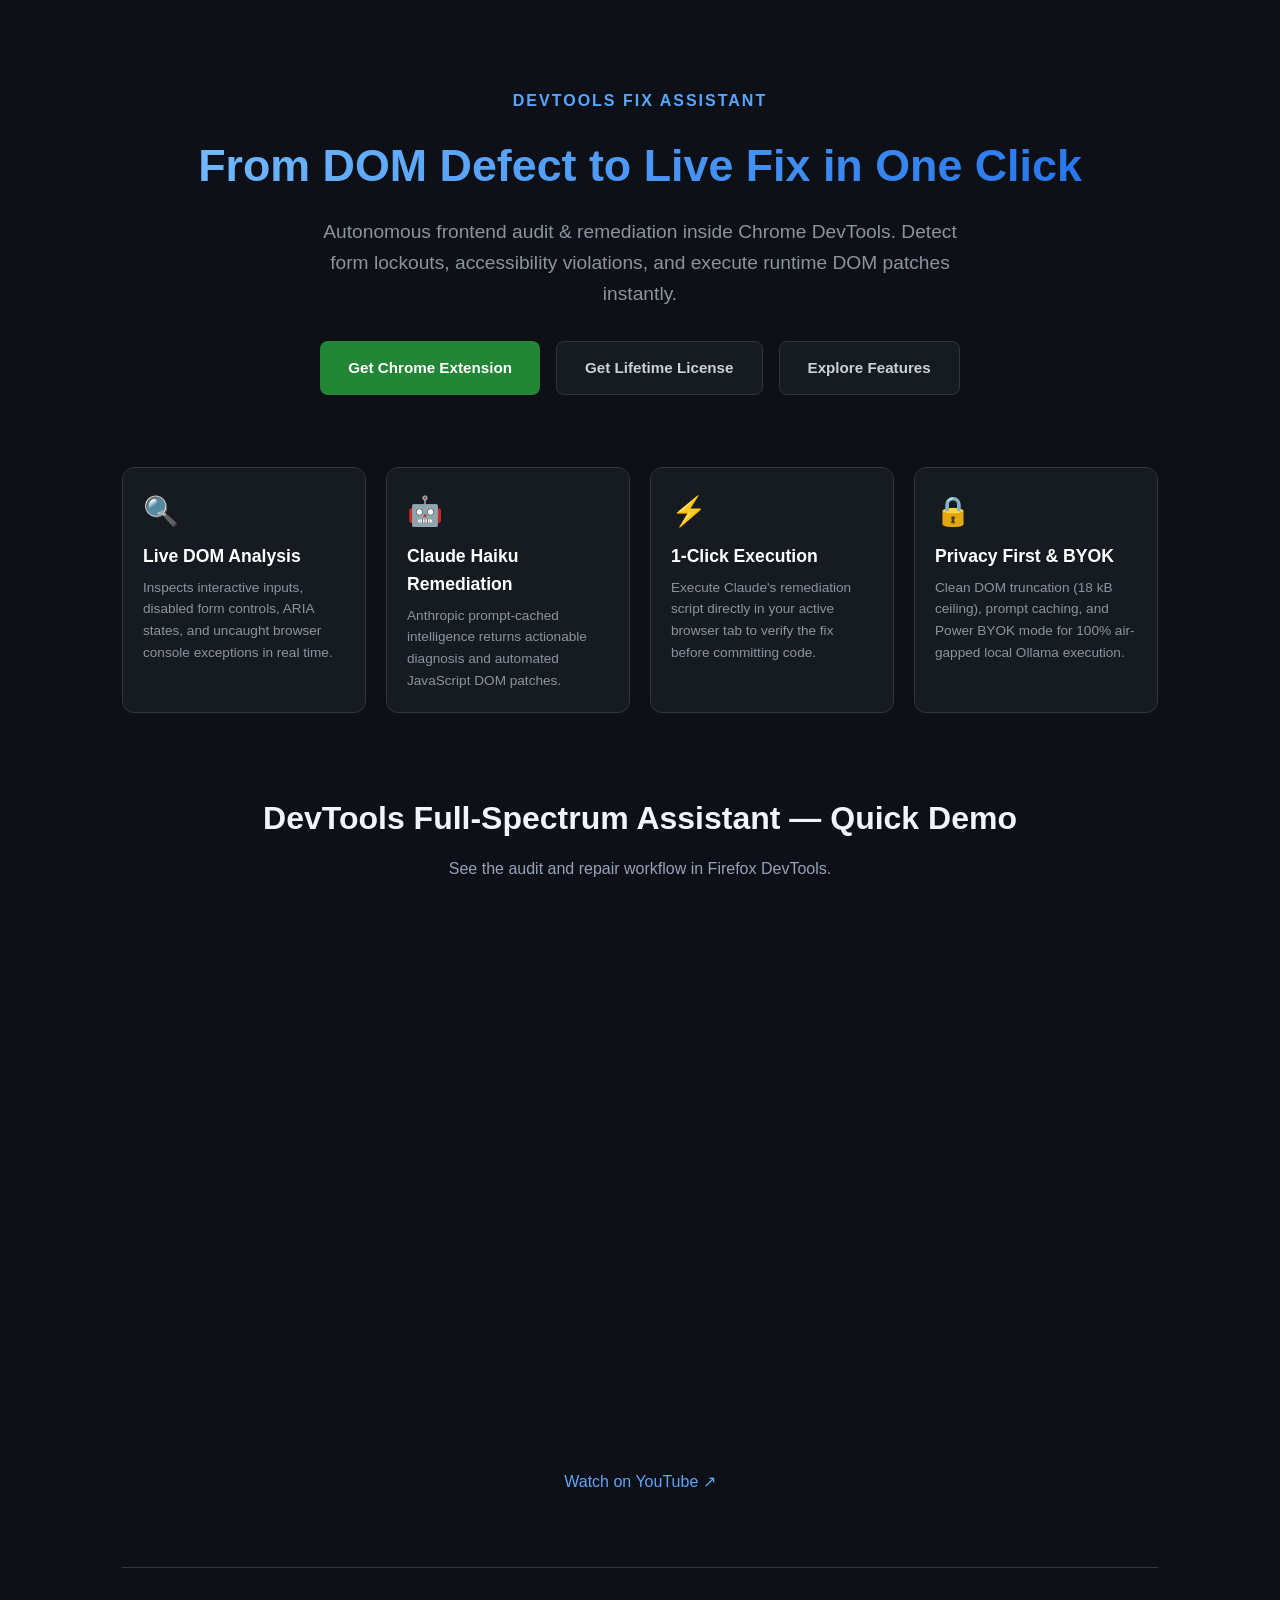
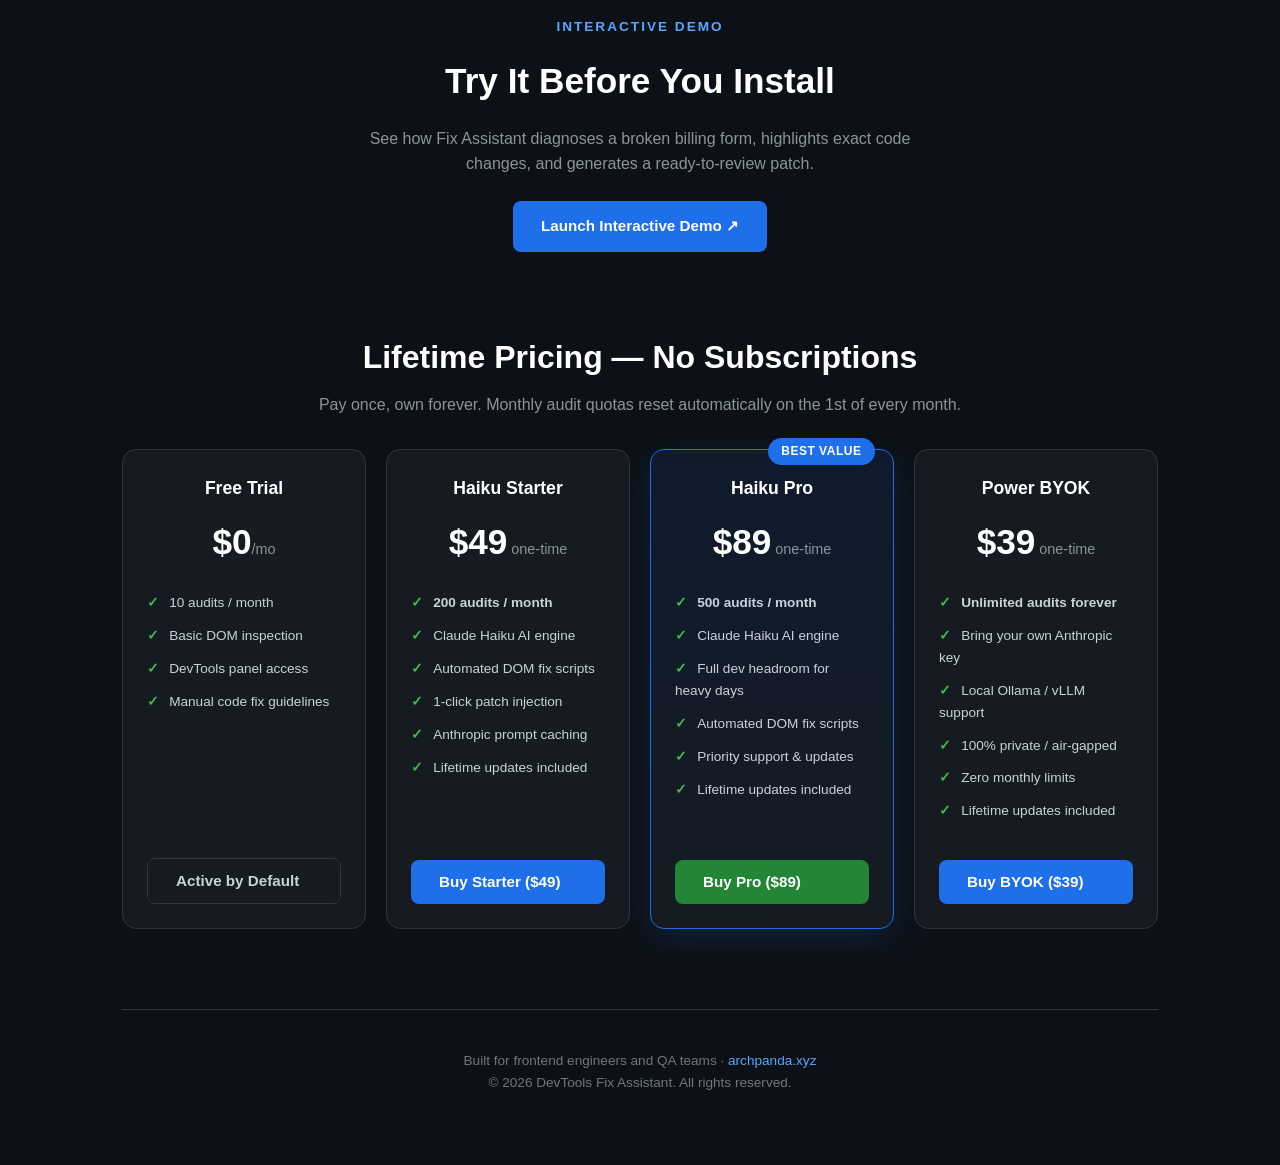
<file: static/devtools-fixer/index.html>
<!DOCTYPE html>
<html lang="en">
<head>
  <meta charset="UTF-8">
  <meta name="viewport" content="width=device-width, initial-scale=1.0">
  <title>DevTools Fix Assistant — AI-Powered Frontend Remediation</title>
  <meta name="description" content="Chrome DevTools extension that diagnoses accessibility, form lockout, and DOM defects with instant AI remediation scripts.">
  <style>
    * { margin: 0; padding: 0; box-sizing: border-box; }
    body {
      font-family: -apple-system, BlinkMacSystemFont, 'Segoe UI', Roboto, sans-serif;
      background: #0d1117;
      color: #f1f5f9;
      line-height: 1.6;
      min-height: 100vh;
    }
    .container { max-width: 1100px; margin: 0 auto; padding: 2rem; }
    header { text-align: center; padding: 3.5rem 0 2rem; }
    .logo { font-size: 1rem; color: #58a6ff; margin-bottom: 1rem; letter-spacing: 2px; text-transform: uppercase; font-weight: 700; }
    h1 { font-size: 2.8rem; background: linear-gradient(135deg, #79c0ff, #1f6feb); -webkit-background-clip: text; -webkit-text-fill-color: transparent; margin-bottom: 1rem; font-weight: 800; }
    .subtitle { font-size: 1.2rem; color: #8b949e; max-width: 650px; margin: 0 auto; }
    .cta-group { margin-top: 2rem; display: flex; gap: 1rem; justify-content: center; flex-wrap: wrap; }
    .btn { padding: 0.85rem 1.75rem; border-radius: 8px; text-decoration: none; font-weight: 600; font-size: 0.95rem; transition: all 0.2s; border: none; cursor: pointer; display: inline-flex; align-items: center; gap: 0.5rem; }
    .btn-primary { background: #238636; color: white; }
    .btn-primary:hover { background: #2ea043; transform: translateY(-2px); box-shadow: 0 10px 25px rgba(35, 134, 54, 0.35); }
    .btn-secondary { background: #161b22; color: #c9d1d9; border: 1px solid #30363d; }
    .btn-secondary:hover { background: #21262d; transform: translateY(-2px); }
    .btn-blue { background: #1f6feb; color: white; }
    .btn-blue:hover { background: #388bfd; transform: translateY(-2px); box-shadow: 0 10px 25px rgba(31, 111, 235, 0.35); }

    .features { display: grid; grid-template-columns: repeat(auto-fit, minmax(240px, 1fr)); gap: 1.25rem; padding: 2.5rem 0; }
    .feature-card { background: #161b22; border: 1px solid #30363d; border-radius: 12px; padding: 1.25rem; transition: transform 0.2s, border-color 0.2s; }
    .feature-card:hover { transform: translateY(-4px); border-color: #58a6ff; }
    .feature-icon { font-size: 1.8rem; margin-bottom: 0.5rem; }
    h3 { color: #ffffff; margin-bottom: 0.4rem; font-size: 1.1rem; }
    .feature-card p { font-size: 0.85rem; color: #8b949e; }

    .pricing-title { text-align: center; color: #ffffff; margin-top: 2rem; margin-bottom: 0.5rem; font-size: 2rem; }
    .pricing-sub { text-align: center; color: #8b949e; margin-bottom: 2rem; }
    .pricing { display: grid; grid-template-columns: repeat(auto-fit, minmax(230px, 1fr)); gap: 1.25rem; padding-bottom: 3rem; }
    .price-card { background: #161b22; border: 1px solid #30363d; border-radius: 14px; padding: 1.5rem; text-align: center; position: relative; display: flex; flex-direction: column; justify-content: space-between; }
    .price-card.popular { border-color: #1f6feb; background: linear-gradient(180deg, rgba(31, 111, 235, 0.1) 0%, #161b22 100%); box-shadow: 0 10px 30px rgba(31, 111, 235, 0.15); }
    .badge { position: absolute; top: -12px; right: 18px; background: #1f6feb; color: white; padding: 0.25rem 0.85rem; border-radius: 9999px; font-size: 0.75rem; font-weight: 700; text-transform: uppercase; letter-spacing: 0.5px; }
    .price { font-size: 2.2rem; font-weight: 800; color: #ffffff; margin: 0.75rem 0; }
    .price span { font-size: 0.9rem; font-weight: 400; color: #8b949e; }
    ul { list-style: none; text-align: left; margin: 1rem 0; font-size: 0.85rem; }
    ul li { padding: 0.35rem 0; color: #c9d1d9; }
    ul li::before { content: "✓ "; color: #3fb950; font-weight: bold; margin-right: 0.4rem; }
    .card-footer { margin-top: auto; padding-top: 1rem; }
    footer { text-align: center; padding: 2.5rem 0; border-top: 1px solid #30363d; margin-top: 2rem; color: #6e7681; font-size: 0.85rem; }
    a { color: #58a6ff; text-decoration: none; }
    a:hover { text-decoration: underline; }

    /* Modal */
    #success-modal { display: none; position: fixed; top: 0; left: 0; width: 100%; height: 100%; background: rgba(0,0,0,0.85); z-index: 1000; justify-content: center; align-items: center; padding: 20px; }
    .modal-content { background: #161b22; border: 2px solid #1f6feb; border-radius: 16px; padding: 2.5rem; max-width: 520px; width: 100%; text-align: center; box-shadow: 0 25px 50px rgba(0,0,0,0.7); }
  </style>
</head>
<body>
  <div class="container">
    <header>
      <div class="logo">DevTools Fix Assistant</div>
      <h1>From DOM Defect to Live Fix in One Click</h1>
      <p class="subtitle">Autonomous frontend audit & remediation inside Chrome DevTools. Detect form lockouts, accessibility violations, and execute runtime DOM patches instantly.</p>
      <div class="cta-group">
        <a href="https://chromewebstore.google.com/detail/fnllbfhheepdeofocpgmfplmfoffcmmg?utm_source=item-share-cb" class="btn btn-primary" target="_blank" rel="noopener noreferrer">Get Chrome Extension</a>
        <a href="#pricing" class="btn btn-secondary">Get Lifetime License</a>
        <a href="#features" class="btn btn-secondary">Explore Features</a>
      </div>
    </header>

    <section id="features" class="features">
      <div class="feature-card">
        <div class="feature-icon">🔍</div>
        <h3>Live DOM Analysis</h3>
        <p>Inspects interactive inputs, disabled form controls, ARIA states, and uncaught browser console exceptions in real time.</p>
      </div>
      <div class="feature-card">
        <div class="feature-icon">🤖</div>
        <h3>Claude Haiku Remediation</h3>
        <p>Anthropic prompt-cached intelligence returns actionable diagnosis and automated JavaScript DOM patches.</p>
      </div>
      <div class="feature-card">
        <div class="feature-icon">⚡</div>
        <h3>1-Click Execution</h3>
        <p>Execute Claude's remediation script directly in your active browser tab to verify the fix before committing code.</p>
      </div>
      <div class="feature-card">
        <div class="feature-icon">🔒</div>
        <h3>Privacy First & BYOK</h3>
        <p>Clean DOM truncation (18 kB ceiling), prompt caching, and Power BYOK mode for 100% air-gapped local Ollama execution.</p>
      </div>
    </section>

    <section aria-labelledby="short-demo-title" style="padding: 2.5rem 1rem; text-align: center;">
      <h2 id="short-demo-title" style="font-size: 2rem; margin-bottom: 0.75rem;">DevTools Full-Spectrum Assistant — Quick Demo</h2>
      <p style="color: #94a3b8; margin-bottom: 1.5rem;">See the audit and repair workflow in Firefox DevTools.</p>
      <div style="width: 100%; max-width: 960px; aspect-ratio: 16 / 9; margin: 0 auto;">
        <iframe src="https://www.youtube-nocookie.com/embed/uGpJ0wyl4wg" title="DevTools Full-Spectrum Assistant YouTube Short" loading="lazy" allow="accelerometer; autoplay; clipboard-write; encrypted-media; gyroscope; picture-in-picture; web-share" allowfullscreen style="width: 100%; height: 100%; border: 0; border-radius: 12px;"></iframe>
      </div>
      <p style="margin-top: 1rem;"><a href="https://www.youtube.com/watch?v=uGpJ0wyl4wg" target="_blank" rel="noopener noreferrer" style="color: #60a5fa;">Watch on YouTube ↗</a></p>
    </section>

    <section id="pricing">
    <section style="padding: 3rem 0; border-top: 1px solid #30363d; margin-top: 2rem; text-align: center;">
      <p style="color: #58a6ff; text-transform: uppercase; letter-spacing: 2px; font-size: 0.85rem; font-weight: 700; margin-bottom: 1rem;">Interactive Demo</p>
      <h2 style="font-size: 2.2rem; color: #ffffff; margin-bottom: 1rem;">Try It Before You Install</h2>
      <p style="color: #8b949e; max-width: 600px; margin: 0 auto 1.5rem; font-size: 1rem;">See how Fix Assistant diagnoses a broken billing form, highlights exact code changes, and generates a ready-to-review patch.</p>
      <a href="/devtools-fixer/demo/" class="btn btn-blue" style="display: inline-flex; align-items: center; gap: 0.5rem;">Launch Interactive Demo ↗</a>
    </section>
      <h2 class="pricing-title">Lifetime Pricing — No Subscriptions</h2>
      <p class="pricing-sub">Pay once, own forever. Monthly audit quotas reset automatically on the 1st of every month.</p>
      
      <div class="pricing">
        <!-- Free Tier -->
        <div class="price-card">
          <div>
            <h3>Free Trial</h3>
            <div class="price">$0<span>/mo</span></div>
            <ul>
              <li>10 audits / month</li>
              <li>Basic DOM inspection</li>
              <li>DevTools panel access</li>
              <li>Manual code fix guidelines</li>
            </ul>
          </div>
          <div class="card-footer">
            <button class="btn btn-secondary" style="width:100%;" onclick="alert('The Free tier is active by default in the extension!')">Active by Default</button>
          </div>
        </div>

        <!-- Haiku Starter -->
        <div class="price-card">
          <div>
            <h3>Haiku Starter</h3>
            <div class="price">$49<span> one-time</span></div>
            <ul>
              <li><strong>200 audits / month</strong></li>
              <li>Claude Haiku AI engine</li>
              <li>Automated DOM fix scripts</li>
              <li>1-click patch injection</li>
              <li>Anthropic prompt caching</li>
              <li>Lifetime updates included</li>
            </ul>
          </div>
          <div class="card-footer">
            <button class="btn btn-blue" style="width:100%;" onclick="startCheckout('haiku_starter', this)">Buy Starter ($49)</button>
          </div>
        </div>

        <!-- Haiku Pro -->
        <div class="price-card popular">
          <div class="badge">Best Value</div>
          <div>
            <h3>Haiku Pro</h3>
            <div class="price">$89<span> one-time</span></div>
            <ul>
              <li><strong>500 audits / month</strong></li>
              <li>Claude Haiku AI engine</li>
              <li>Full dev headroom for heavy days</li>
              <li>Automated DOM fix scripts</li>
              <li>Priority support & updates</li>
              <li>Lifetime updates included</li>
            </ul>
          </div>
          <div class="card-footer">
            <button class="btn btn-primary" style="width:100%;" onclick="startCheckout('haiku_pro', this)">Buy Pro ($89)</button>
          </div>
        </div>

        <!-- Power BYOK -->
        <div class="price-card">
          <div>
            <h3>Power BYOK</h3>
            <div class="price">$39<span> one-time</span></div>
            <ul>
              <li><strong>Unlimited audits forever</strong></li>
              <li>Bring your own Anthropic key</li>
              <li>Local Ollama / vLLM support</li>
              <li>100% private / air-gapped</li>
              <li>Zero monthly limits</li>
              <li>Lifetime updates included</li>
            </ul>
          </div>
          <div class="card-footer">
            <button class="btn btn-blue" style="width:100%;" onclick="startCheckout('power_byok', this)">Buy BYOK ($39)</button>
          </div>
        </div>
      </div>
    </section>

    <!-- License Success Modal (Matches Obsidian Citation Capture) -->
    <div id="success-modal">
      <div class="modal-content">
        <h2 style="color:#3fb950; margin-bottom:1rem; font-size: 1.8rem;">🎉 Thank You!</h2>
        <p id="success-message" style="color:#8b949e; margin-bottom:1.5rem;">Your payment was successful. Here is your license key:</p>
        <div id="license-display" style="margin:1.5rem 0; padding:1.25rem; background:#0d1117; border:2px dashed #1f6feb; border-radius:10px;">
          <code id="license-key" style="font-size:1.3rem; color:#79c0ff; font-weight:bold; letter-spacing:1px; word-break:break-all;">Loading key...</code>
          <div style="margin-top:1rem;">
            <button id="copy-modal-btn" onclick="copyLicense()" style="background:#1f6feb; color:white; border:none; padding:0.6rem 1.5rem; border-radius:6px; font-weight:600; cursor:pointer;">Copy Key</button>
          </div>
        </div>
        <div style="text-align:left; background:rgba(255,255,255,0.04); border-radius:8px; padding:12px 16px; margin: 15px 0; font-size:12px; color:#c9d1d9;">
          <strong>To activate in DevTools Fix Assistant:</strong>
          <ol style="margin: 4px 0 0 16px; padding: 0;">
            <li>Open Chrome DevTools (Press <code>F12</code> or <code>Cmd+Option+I</code>).</li>
            <li>Select the <strong>Fix Assistant</strong> tab.</li>
            <li>Click <strong>💳 License & Pricing</strong> in the top header.</li>
            <li>Paste your key and click <strong>Activate</strong>.</li>
          </ol>
        </div>
        <button onclick="closeModal()" style="margin-top:0.5rem; background:transparent; border:1px solid #30363d; color:#8b949e; padding:0.6rem 1.5rem; border-radius:6px; cursor:pointer;">Close</button>
      </div>
    </div>

    <footer>
      <p>Built for frontend engineers and QA teams · <a href="https://archpanda.xyz">archpanda.xyz</a></p>
      <p>© 2026 DevTools Fix Assistant. All rights reserved.</p>
    </footer>
  </div>

  <script>
    const API_BASE = window.location.hostname === 'localhost' ? 'http://localhost:8001' : 'https://cite.archpanda.xyz/devtools';

    async function startCheckout(tier, btn) {
      const origText = btn ? btn.textContent : '';
      if (btn) {
        btn.disabled = true;
        btn.textContent = 'Opening Stripe...';
      }

      try {
        const response = await fetch(`${API_BASE}/api/v1/stripe/create-checkout-session`, {
          method: 'POST',
          headers: { 'Content-Type': 'application/json' },
          body: JSON.stringify({
            tier: tier,
            success_url: window.location.origin + window.location.pathname + '?session_id={CHECKOUT_SESSION_ID}',
            cancel_url: window.location.origin + window.location.pathname
          })
        });

        if (!response.ok) {
          const error = await response.json().catch(() => ({}));
          throw new Error(error.detail || `HTTP ${response.status}`);
        }

        const data = await response.json();
        const checkoutUrl = data.url || data.checkout_url;
        if (checkoutUrl) {
          window.location.href = checkoutUrl;
        } else {
          throw new Error('No checkout URL returned by server');
        }
      } catch (err) {
        alert('Checkout error: ' + err.message);
        console.error('Checkout error:', err);
      } finally {
        if (btn) {
          btn.disabled = false;
          btn.textContent = origText;
        }
      }
    }

    async function checkSessionStatus() {
      const urlParams = new URLSearchParams(window.location.search);
      const sessionId = urlParams.get('session_id');

      if (sessionId) {
        document.getElementById('success-modal').style.display = 'flex';
        try {
          const response = await fetch(`${API_BASE}/api/v1/stripe/session-status?session_id=${encodeURIComponent(sessionId)}`);
          const data = await response.json();

          if (data.status === 'complete' && data.license_key) {
            document.getElementById('license-key').textContent = data.license_key;
            document.getElementById('success-message').textContent = 'Your license key is ready:';
          } else {
            document.getElementById('license-key').textContent = 'Key sent to ' + (data.customer_email || 'your email');
          }
        } catch (err) {
          console.error('Failed to check session:', err);
          document.getElementById('license-key').textContent = 'Check your email for your license key.';
        }
      }
    }

    function copyLicense() {
      const key = document.getElementById('license-key').textContent;
      if (key && !key.includes('Check') && !key.includes('Loading')) {
        navigator.clipboard.writeText(key).then(() => {
          const copyBtn = document.getElementById('copy-modal-btn');
          copyBtn.textContent = '✓ Copied!';
          setTimeout(() => { copyBtn.textContent = 'Copy Key'; }, 3000);
        });
      }
    }

    function closeModal() {
      document.getElementById('success-modal').style.display = 'none';
      window.history.replaceState({}, document.title, window.location.pathname);
    }

    checkSessionStatus();
  </script>
</body>
</html>
</file>
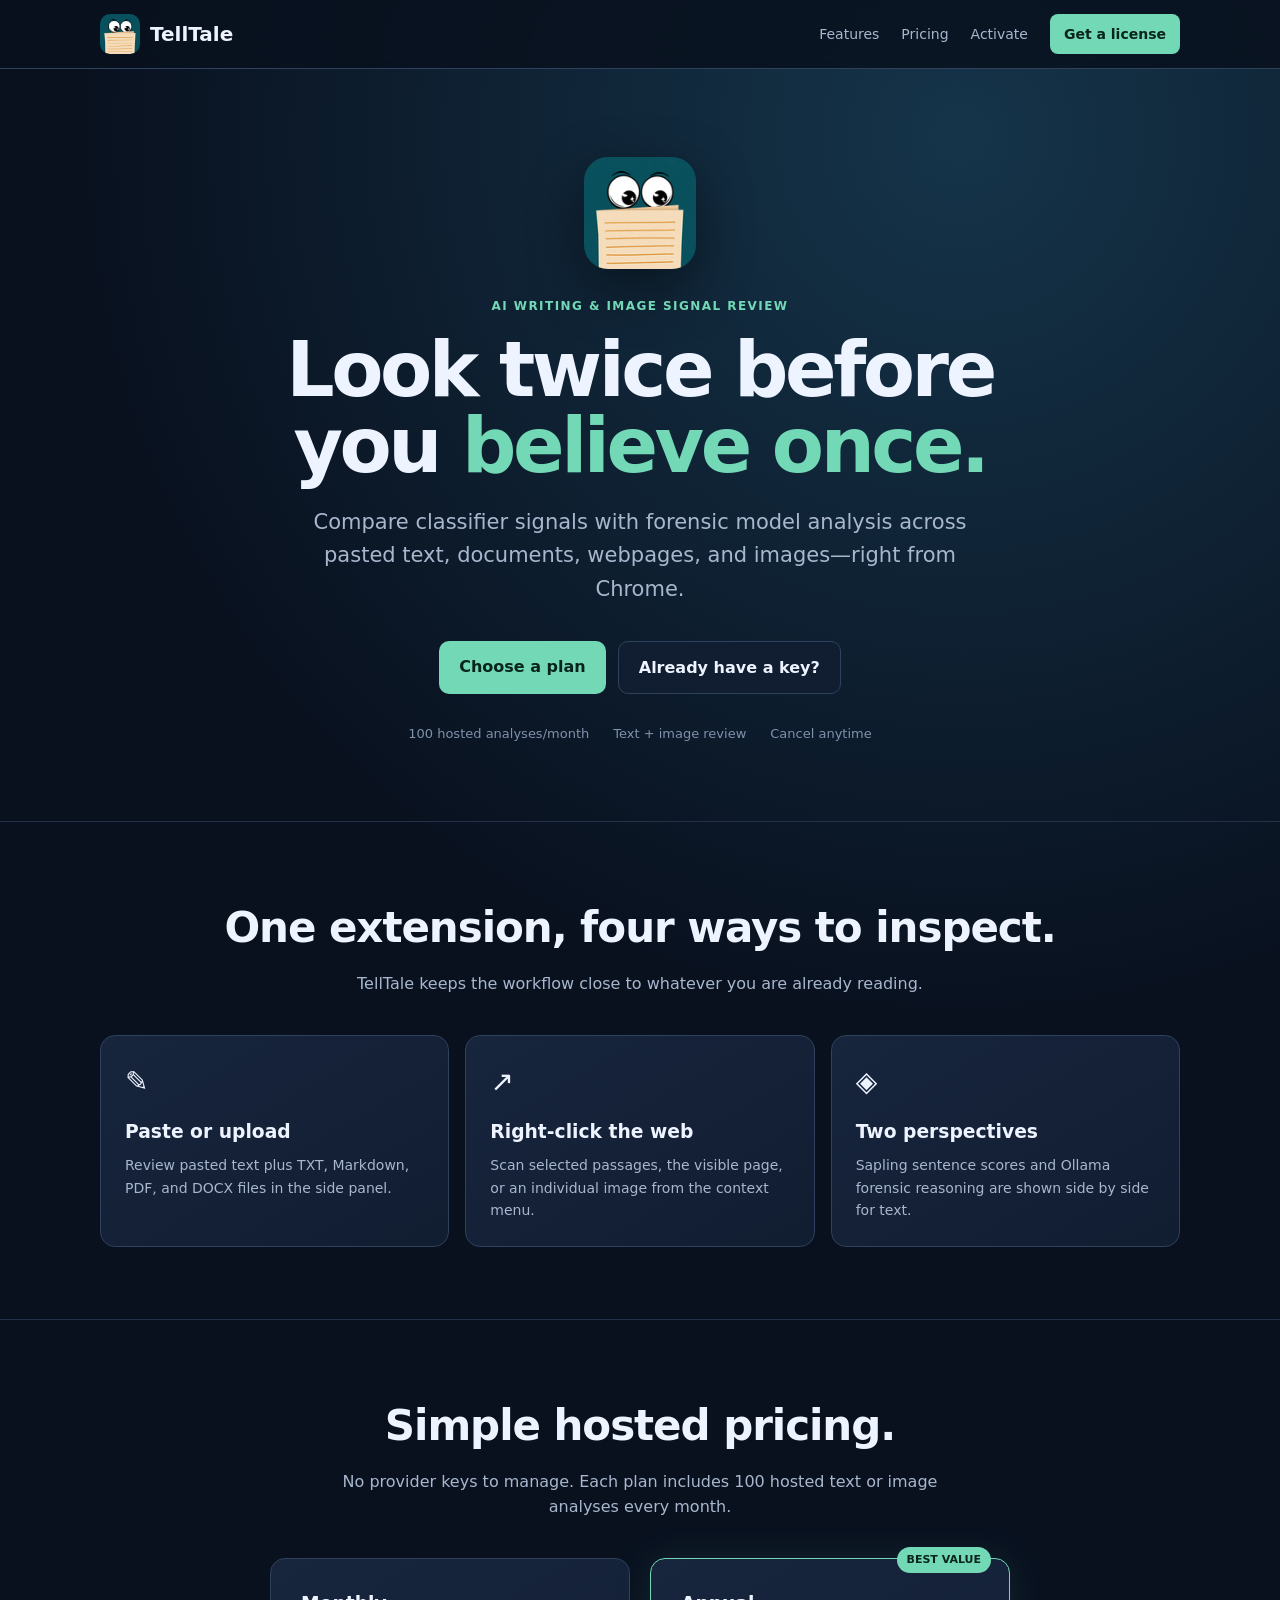
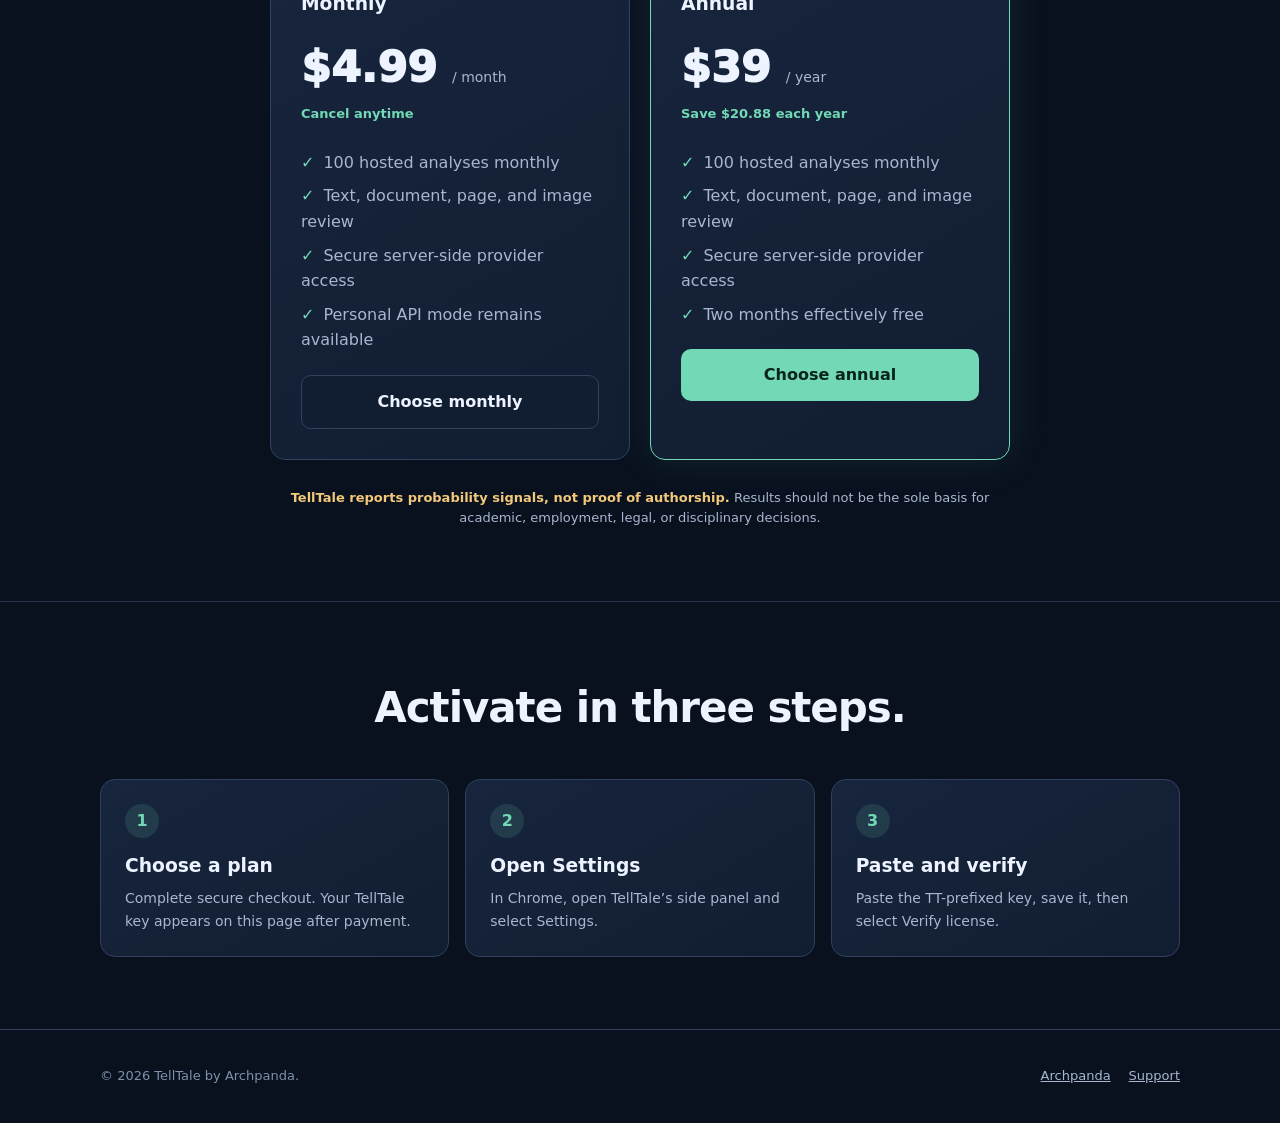
<file: static/telltale/index.html>
<!doctype html>
<html lang="en">
<head>
  <meta charset="utf-8">
  <meta name="viewport" content="width=device-width,initial-scale=1">
  <title>TellTale — AI Text & Image Signal Review</title>
  <meta name="description" content="Review text, documents, webpages, and images for AI-generation signals with TellTale.">
  <link rel="icon" type="image/png" href="icon.png">
  <style>
    :root { color-scheme:dark; --bg:#09111f; --panel:#111d31; --panel2:#17253d; --line:#30415e; --text:#edf4ff; --muted:#a8b7ce; --mint:#72d8b6; --amber:#f2c879; }
    * { box-sizing:border-box; } html { scroll-behavior:smooth; } body { margin:0; background:radial-gradient(circle at 75% 5%,#15344a 0,transparent 32%),var(--bg); color:var(--text); font:16px/1.6 Inter,system-ui,sans-serif; }
    a { color:inherit; } .wrap { width:min(1080px,calc(100% - 36px)); margin:auto; }
    nav { position:sticky; top:0; z-index:20; backdrop-filter:blur(14px); background:#09111ed9; border-bottom:1px solid var(--line); }
    nav .wrap { min-height:68px; display:flex; align-items:center; justify-content:space-between; gap:24px; }.brand { display:flex; align-items:center; gap:10px; text-decoration:none; font-weight:900; font-size:20px; }.brand-logo { width:40px; height:40px; border-radius:10px; image-rendering:auto; }.navlinks { display:flex; gap:22px; align-items:center; }.navlinks a { color:var(--muted); text-decoration:none; font-size:14px; }.navlinks .pill { color:#08241c; background:var(--mint); padding:9px 14px; border-radius:8px; font-weight:800; }
    header { padding:88px 0 76px; text-align:center; }.mascot { width:112px; height:112px; border-radius:24px; box-shadow:0 18px 55px #0007; margin-bottom:20px; }.eyebrow { color:var(--mint); font-weight:900; letter-spacing:.12em; font-size:12px; }.hero h1 { font-size:clamp(43px,7vw,76px); line-height:1; letter-spacing:-.045em; margin:16px auto 22px; max-width:850px; }.hero h1 span { color:var(--mint); }.hero>p { color:var(--muted); font-size:clamp(17px,2.4vw,21px); max-width:720px; margin:0 auto 34px; }.actions { display:flex; gap:12px; justify-content:center; flex-wrap:wrap; }.button { appearance:none; border:0; border-radius:10px; padding:13px 20px; font:inherit; font-weight:900; cursor:pointer; text-decoration:none; }.primary { background:var(--mint); color:#08241c; }.secondary { background:var(--panel); color:var(--text); border:1px solid var(--line); }.trust { display:flex; gap:24px; justify-content:center; flex-wrap:wrap; color:#7f91ab; font-size:13px; margin-top:30px; }
    section { padding:72px 0; border-top:1px solid #23324a; }.section-title { text-align:center; margin-bottom:38px; }.section-title h2 { font-size:clamp(28px,4vw,42px); margin:0 0 10px; letter-spacing:-.025em; }.section-title p { color:var(--muted); margin:auto; max-width:620px; }.grid { display:grid; grid-template-columns:repeat(3,1fr); gap:16px; }.card { background:linear-gradient(150deg,var(--panel2),var(--panel)); border:1px solid var(--line); padding:24px; border-radius:15px; }.card .icon { font-size:28px; }.card h3 { margin:12px 0 8px; }.card p { color:var(--muted); margin:0; font-size:14px; }
    .pricing-grid { display:grid; grid-template-columns:repeat(2,minmax(0,360px)); justify-content:center; gap:20px; }.price { position:relative; text-align:left; padding:30px; }.price.featured { border-color:var(--mint); box-shadow:0 0 40px #72d8b61a; }.badge { position:absolute; top:-12px; right:18px; background:var(--mint); color:#08241c; padding:4px 10px; border-radius:999px; font-size:11px; font-weight:900; }.price h3 { margin:0; }.amount { font-size:43px; font-weight:950; margin:14px 0 2px; }.amount small { color:var(--muted); font-size:14px; font-weight:500; }.save { color:var(--mint); min-height:24px; font-size:13px; font-weight:800; }.price ul { list-style:none; padding:0; margin:22px 0; color:var(--muted); }.price li { margin:8px 0; }.price li::before { content:'✓'; color:var(--mint); font-weight:900; margin-right:9px; }.price .button { width:100%; }
    .note { margin:28px auto 0; max-width:760px; color:var(--muted); text-align:center; font-size:13px; }.note strong { color:var(--amber); }
    .steps { counter-reset:steps; display:grid; grid-template-columns:repeat(3,1fr); gap:16px; }.step { counter-increment:steps; }.step::before { content:counter(steps); display:grid; place-items:center; width:34px; height:34px; border-radius:50%; background:#72d8b622; color:var(--mint); font-weight:900; }.step h3 { margin:13px 0 6px; }.step p { color:var(--muted); margin:0; font-size:14px; }
    footer { padding:36px 0; border-top:1px solid var(--line); color:#7f91ab; font-size:13px; }.footer-row { display:flex; justify-content:space-between; gap:20px; flex-wrap:wrap; }.footer-row a { color:var(--muted); margin-left:18px; }
    #success { display:none; position:fixed; inset:0; z-index:50; background:#020712dd; padding:20px; align-items:center; justify-content:center; }.modal { width:min(520px,100%); background:var(--panel); border:1px solid var(--line); border-radius:18px; padding:32px; text-align:center; }.modal h2 { color:var(--mint); }.key { background:#07101d; border:2px dashed #4b6b75; border-radius:10px; padding:16px; margin:18px 0; color:var(--mint); font:bold 19px ui-monospace,monospace; word-break:break-all; }
    @media(max-width:760px){.navlinks a:not(.pill){display:none}.grid,.steps,.pricing-grid{grid-template-columns:1fr}.hero{padding-top:76px}.price{max-width:430px;margin:auto}}
  </style>
</head>
<body>
<nav><div class="wrap"><a class="brand" href="/"><img class="brand-logo" src="icon.png" alt="">TellTale</a><div class="navlinks"><a href="#features">Features</a><a href="#pricing">Pricing</a><a href="#activate">Activate</a><a class="pill" href="#pricing">Get a license</a></div></div></nav>
<header class="hero wrap"><img class="mascot" src="icon.png" alt="TellTale’s wide-eyed document mascot"><div class="eyebrow">AI WRITING & IMAGE SIGNAL REVIEW</div><h1>Look twice before you <span>believe once.</span></h1><p>Compare classifier signals with forensic model analysis across pasted text, documents, webpages, and images—right from Chrome.</p><div class="actions"><a class="button primary" href="#pricing">Choose a plan</a><a class="button secondary" href="#activate">Already have a key?</a></div><div class="trust"><span>100 hosted analyses/month</span><span>Text + image review</span><span>Cancel anytime</span></div></header>

<section id="features"><div class="wrap"><div class="section-title"><h2>One extension, four ways to inspect.</h2><p>TellTale keeps the workflow close to whatever you are already reading.</p></div><div class="grid"><article class="card"><div class="icon">✎</div><h3>Paste or upload</h3><p>Review pasted text plus TXT, Markdown, PDF, and DOCX files in the side panel.</p></article><article class="card"><div class="icon">↗</div><h3>Right-click the web</h3><p>Scan selected passages, the visible page, or an individual image from the context menu.</p></article><article class="card"><div class="icon">◈</div><h3>Two perspectives</h3><p>Sapling sentence scores and Ollama forensic reasoning are shown side by side for text.</p></article></div></div></section>

<section id="pricing"><div class="wrap"><div class="section-title"><h2>Simple hosted pricing.</h2><p>No provider keys to manage. Each plan includes 100 hosted text or image analyses every month.</p></div><div class="pricing-grid"><article class="card price"><h3>Monthly</h3><div class="amount">$4.99 <small>/ month</small></div><div class="save">Cancel anytime</div><ul><li>100 hosted analyses monthly</li><li>Text, document, page, and image review</li><li>Secure server-side provider access</li><li>Personal API mode remains available</li></ul><button class="button secondary" onclick="checkout('monthly',this)">Choose monthly</button></article><article class="card price featured"><div class="badge">BEST VALUE</div><h3>Annual</h3><div class="amount">$39 <small>/ year</small></div><div class="save">Save $20.88 each year</div><ul><li>100 hosted analyses monthly</li><li>Text, document, page, and image review</li><li>Secure server-side provider access</li><li>Two months effectively free</li></ul><button class="button primary" onclick="checkout('annual',this)">Choose annual</button></article></div><p class="note"><strong>TellTale reports probability signals, not proof of authorship.</strong> Results should not be the sole basis for academic, employment, legal, or disciplinary decisions.</p></div></section>

<section id="activate"><div class="wrap"><div class="section-title"><h2>Activate in three steps.</h2></div><div class="steps"><article class="card step"><h3>Choose a plan</h3><p>Complete secure checkout. Your TellTale key appears on this page after payment.</p></article><article class="card step"><h3>Open Settings</h3><p>In Chrome, open TellTale’s side panel and select Settings.</p></article><article class="card step"><h3>Paste and verify</h3><p>Paste the TT-prefixed key, save it, then select Verify license.</p></article></div></div></section>

<footer><div class="wrap footer-row"><span>© 2026 TellTale by Archpanda.</span><span><a href="/">Archpanda</a><a href="mailto:hello@archpanda.xyz">Support</a></span></div></footer>

<div id="success"><div class="modal"><h2>Your TellTale key is ready</h2><p>Copy this key and paste it into TellTale Settings.</p><div id="license-key" class="key">Loading…</div><button class="button primary" onclick="copyKey()">Copy license key</button> <button class="button secondary" onclick="closeSuccess()">Close</button></div></div>

<script>
const API='https://cite.archpanda.xyz';
async function checkout(tier,button){const label=button.textContent;button.disabled=true;button.textContent='Opening secure checkout…';try{const response=await fetch(`${API}/api/v1/telltale/create-checkout-session`,{method:'POST',headers:{'Content-Type':'application/json'},body:JSON.stringify({tier,success_url:location.origin+location.pathname+'?session_id={CHECKOUT_SESSION_ID}',cancel_url:location.origin+location.pathname})});const data=await response.json();if(!response.ok)throw new Error(data.detail||`HTTP ${response.status}`);location.href=data.checkout_url||data.url}catch(error){alert('Checkout could not start: '+error.message);button.disabled=false;button.textContent=label}}
async function checkReturn(){const session=new URLSearchParams(location.search).get('session_id');if(!session)return;document.getElementById('success').style.display='flex';const key=document.getElementById('license-key');for(let attempt=0;attempt<8;attempt++){try{const response=await fetch(`${API}/api/v1/telltale/session-status?session_id=${encodeURIComponent(session)}`);const data=await response.json();if(data.status==='complete'&&data.license_key){key.textContent=data.license_key;return}}catch(error){console.error(error)}await new Promise(resolve=>setTimeout(resolve,1500))}key.textContent='Payment received. Check again shortly or contact support.'}
function copyKey(){const value=document.getElementById('license-key').textContent;navigator.clipboard.writeText(value).then(()=>alert('TellTale license key copied.'))}
function closeSuccess(){document.getElementById('success').style.display='none';history.replaceState({},document.title,location.pathname)}
checkReturn();
</script>
</body>
</html>
</file>
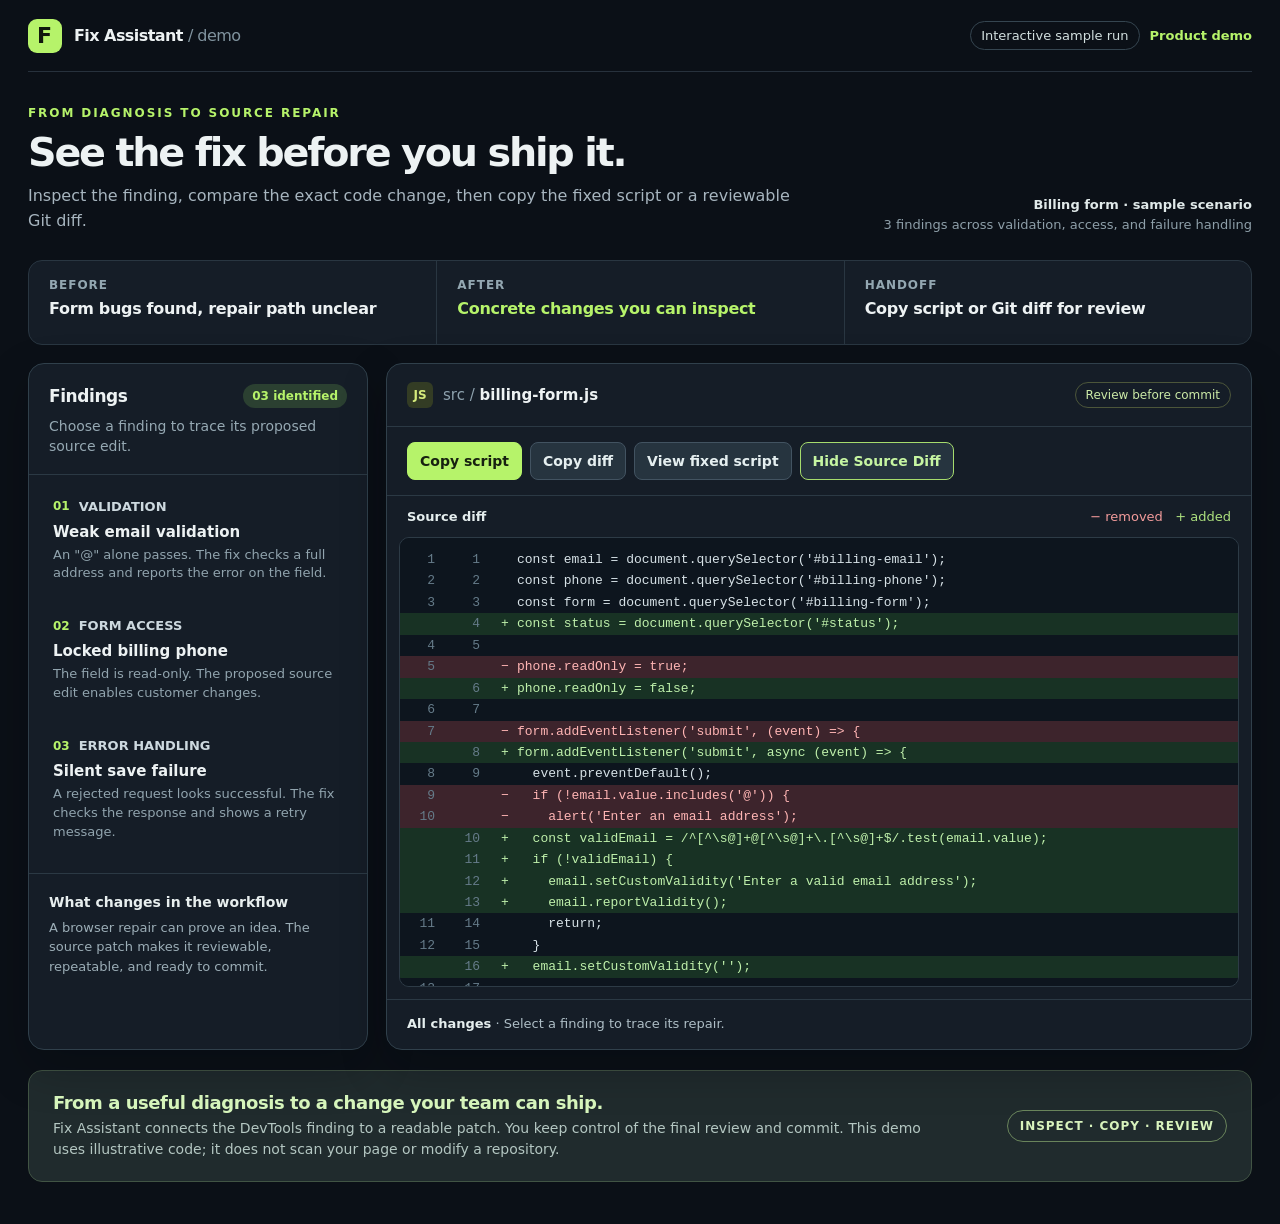
<file: public/fix-assistant/demo/index.html>
<!doctype html>
<html lang="en">
<head>
  <meta charset="utf-8">
  <meta name="viewport" content="width=device-width, initial-scale=1">
  <meta name="color-scheme" content="dark">
  <meta name="description" content="Explore a sample Fix Assistant repair: inspect findings, compare source and fixed code, and copy a ready-to-review patch.">
  <title>Fix Assistant — Interactive Demo</title>
  <link rel="icon" type="image/svg+xml" href="data:image/svg+xml,%3Csvg xmlns='http://www.w3.org/2000/svg' viewBox='0 0 64 64'%3E%3Crect width='64' height='64' rx='14' fill='%23141922'/%3E%3Cpath d='M18 17h29v7H26v9h17v7H26v8h-8z' fill='%23b6f36a'/%3E%3C/svg%3E">
  <style>
    :root{font-family:Inter,ui-sans-serif,system-ui,-apple-system,BlinkMacSystemFont,"Segoe UI",sans-serif;color:#edf2f3;background:#0b1017;font-synthesis:none}
    *{box-sizing:border-box}html{scroll-behavior:smooth}body{margin:0;min-width:320px}
    button{font:inherit;cursor:pointer}button:focus-visible{outline:2px solid #b6f36a;outline-offset:3px}
    .shell{max-width:1540px;margin:auto;padding:0 28px 42px}
    .topbar{height:72px;display:flex;align-items:center;justify-content:space-between;border-bottom:1px solid #27313c;gap:18px}
    .brand{display:flex;align-items:center;gap:12px;font-size:16px;font-weight:750;letter-spacing:-.035em;white-space:nowrap}
    .brand-mark{display:grid;place-items:center;width:34px;height:34px;border-radius:9px;background:#b6f36a;color:#10170d;font-weight:900;font-size:22px;letter-spacing:-.1em;padding-right:3px}
    .top-right{display:flex;align-items:center;gap:10px;color:#a9b6bd;font-size:13px}
    .sample-pill{border:1px solid #354550;border-radius:99px;padding:6px 10px;color:#d2dfdf}
    .privacy{color:#b6f36a;font-weight:650}
    .intro{display:flex;justify-content:space-between;align-items:end;gap:24px;padding:34px 0 26px}
    .eyebrow{color:#b6f36a;text-transform:uppercase;letter-spacing:.16em;font-size:12px;font-weight:800;margin:0 0 10px}
    h1{font-size:clamp(27px,3.1vw,43px);line-height:1.12;letter-spacing:-.055em;margin:0 0 10px;max-width:780px}
    .intro p:last-child{color:#a7b5bf;margin:0;line-height:1.55;font-size:16px;max-width:780px}
    .case-note{color:#8e9fa9;text-align:right;font-size:13px;line-height:1.5;min-width:190px}
    .case-note strong{display:block;color:#e0e9e9;font-weight:650}
    .value-strip{display:grid;grid-template-columns:repeat(3,1fr);border:1px solid #293641;border-radius:14px;overflow:hidden;background:#151d27;margin-bottom:18px}
    .value{padding:17px 20px;min-height:83px}.value+.value{border-left:1px solid #293641}
    .value small{display:block;color:#93a7b1;font-size:12px;letter-spacing:.08em;text-transform:uppercase;font-weight:750;margin-bottom:7px}
    .value strong{display:block;font-size:16px;line-height:1.3;letter-spacing:-.02em}.value:nth-child(2) strong{color:#b6f36a}
    .workspace{display:grid;grid-template-columns:minmax(280px,340px) minmax(0,1fr);gap:18px;align-items:stretch}
    .diagnosis,.editor{background:#151d27;border:1px solid #30404b;border-radius:16px;min-width:0;overflow:hidden;box-shadow:0 18px 45px #05090d44}
    .panel-head{padding:20px 20px 17px;border-bottom:1px solid #2b3944}
    .panel-head-top{display:flex;justify-content:space-between;align-items:center;gap:12px}
    h2{font-size:17px;letter-spacing:-.025em;margin:0}.count{font-size:12px;color:#b6f36a;background:#2b4031;border-radius:99px;padding:5px 9px;font-weight:700}
    .panel-head p{color:#96a9b3;font-size:14px;line-height:1.45;margin:8px 0 0}
    .issue-list{padding:10px;display:grid;gap:7px}
    .issue{width:100%;text-align:left;border:1px solid transparent;border-radius:10px;background:transparent;color:inherit;padding:13px;transition:background .15s,border-color .15s}
    .issue:hover{background:#202d38}.issue.active{background:#202d38;border-color:#6d8a59}
    .issue-top{display:flex;align-items:center;gap:9px;color:#cdd9df;font-size:13px;font-weight:700}
    .issue-index{color:#b6f36a;font-size:12px;font-variant-numeric:tabular-nums}.issue-title{display:block;font-size:15px;font-weight:700;margin:9px 0 5px}
    .issue-desc{display:block;color:#91a4ae;line-height:1.45;font-size:13px}.issue.active .issue-desc{color:#b5c5ca}
    .diagnosis-foot{border-top:1px solid #2b3944;margin-top:7px;padding:18px 20px;color:#9caeb7;font-size:13px;line-height:1.5}
    .diagnosis-foot strong{display:block;color:#e7eeee;font-size:14px;margin-bottom:5px}
    .editor{display:flex;flex-direction:column}
    .editor-top{display:flex;justify-content:space-between;align-items:center;gap:14px;padding:18px 20px;border-bottom:1px solid #2b3944}
    .file-title{display:flex;align-items:center;gap:10px;font-size:15px;font-weight:700;min-width:0}
    .file-icon{display:grid;place-items:center;width:26px;height:26px;border-radius:6px;background:#333c24;color:#d6ec7c;font-size:12px;font-weight:850;flex:none}
    .file-title span:last-child{overflow:hidden;text-overflow:ellipsis;white-space:nowrap}.path{color:#8da1ad;font-weight:500}.review-badge{border:1px solid #4c563a;color:#cceaa7;border-radius:99px;padding:5px 10px;font-size:12px;white-space:nowrap}
    .toolbar{display:flex;flex-wrap:wrap;gap:8px;padding:15px 20px;border-bottom:1px solid #2b3944}
    .action{border:1px solid #425361;color:#e5eff0;background:#26343f;border-radius:8px;padding:9px 12px;font-size:14px;font-weight:650;min-height:38px;transition:background .15s,transform .15s}
    .action:hover{background:#344653;transform:translateY(-1px)}.action.primary{background:#b6f36a;color:#172110;border-color:#b6f36a}.action.primary:hover{background:#cdfb91}
    .action[aria-pressed="true"]{border-color:#a6dc6d;color:#c6f5a2}.action.primary[aria-pressed="true"]{color:#172110}
    .code-meta{display:flex;justify-content:space-between;gap:12px;align-items:center;padding:13px 20px;color:#aebdc5;font-size:13px}
    .code-meta strong{color:#e5eeee;font-weight:700}.legend{white-space:nowrap}.legend .del{color:#f29b9b}.legend .add{color:#aee27f}
    .code-scroll{margin:0 12px 12px;border:1px solid #2d3b46;border-radius:10px;background:#0d151e;overflow:auto;min-height:356px;max-height:450px;scrollbar-color:#435464 #0d151e}
    .code-lines{min-width:max-content;padding:11px 0;font:13px/1.65 ui-monospace,SFMono-Regular,Consolas,"Liberation Mono",monospace;tab-size:2}
    .code-row{display:grid;grid-template-columns:45px 45px 24px minmax(max-content,1fr);padding:0 16px 0 0;border-left:3px solid transparent;white-space:pre}
    .code-row .num{color:#657b89;text-align:right;padding-right:13px;user-select:none}.code-row .sign{text-align:center;user-select:none;color:#738a99}
    .code-row code{font:inherit;padding-right:18px;color:#d7e2e7}
    .code-row.added{background:#183224;color:#bff0ab}.code-row.added .sign,.code-row.added code{color:#bff0ab}
    .code-row.removed{background:#3d242c}.code-row.removed .sign,.code-row.removed code{color:#ffb5b4}
    .code-row.focused{border-left-color:#b6f36a;box-shadow:inset 0 0 0 1px #b6f36a26}.code-row.dimmed{opacity:.36}
    .editor-foot{border-top:1px solid #2b3944;padding:15px 20px;display:flex;align-items:center;justify-content:space-between;gap:12px;color:#aebec6;font-size:13px;line-height:1.45}
    .editor-foot strong{color:#e5eeee}.reset{border:0;background:transparent;color:#b6f36a;padding:5px 0;font-weight:700;font-size:13px;white-space:nowrap}.reset:hover{text-decoration:underline}
    .positioning{display:flex;justify-content:space-between;gap:24px;align-items:center;margin-top:20px;padding:21px 24px;border-radius:14px;background:#202b2d;border:1px solid #415444}
    .positioning h2{font-size:18px;color:#d6f5bb;margin-bottom:5px}.positioning p{margin:0;color:#b4c7c2;line-height:1.5;font-size:14px;max-width:900px}
    .positioning .tag{color:#d8f3bd;border:1px solid #69845b;border-radius:99px;padding:8px 12px;white-space:nowrap;font-size:12px;font-weight:800;text-transform:uppercase;letter-spacing:.08em}
    .toast{position:fixed;bottom:22px;right:22px;z-index:5;padding:11px 15px;border:1px solid #82af55;background:#263a26;color:#e6f9d5;border-radius:9px;box-shadow:0 12px 35px #0007;max-width:min(360px,calc(100vw - 44px));font-size:14px}
    .toast[hidden]{display:none}
    @media(max-width:900px){.shell{padding:0 18px 28px}.workspace{grid-template-columns:1fr}.issue-list{grid-template-columns:repeat(3,minmax(0,1fr))}.diagnosis-foot{margin:0}.case-note{display:none}.code-scroll{max-height:500px}}
    @media(max-width:650px){.topbar{height:64px}.top-right .sample-pill{display:none}.intro{padding:27px 0 22px}.value-strip{grid-template-columns:1fr}.value{min-height:auto;padding:12px 16px}.value+.value{border-left:0;border-top:1px solid #293641}.value small{margin-bottom:3px}.issue-list{grid-template-columns:1fr}.issue{padding:10px 12px}.panel-head,.editor-top{padding:16px}.toolbar{padding:12px 16px}.action{flex:1 1 calc(50% - 8px)}.code-meta{padding:12px 16px}.legend{display:none}.editor-foot{padding:13px 16px}.positioning{align-items:start;flex-direction:column}.code-scroll{margin:0 8px 9px}}
    @media(prefers-reduced-motion:reduce){html{scroll-behavior:auto}.issue,.action{transition:none}}
  </style>
</head>
<body>
  <div class="shell">
    <header class="topbar">
      <div class="brand"><span class="brand-mark" aria-hidden="true">F</span><span>Fix Assistant <span style="color:#80939e;font-weight:500">/ demo</span></span></div>
      <div class="top-right"><span class="sample-pill">Interactive sample run</span><span class="privacy">Product demo</span></div>
    </header>
    <main>
      <section class="intro" aria-labelledby="page-title">
        <div><p class="eyebrow">From diagnosis to source repair</p><h1 id="page-title">See the fix before you ship it.</h1><p>Inspect the finding, compare the exact code change, then copy the fixed script or a reviewable Git diff.</p></div>
        <div class="case-note"><strong>Billing form · sample scenario</strong>3 findings across validation, access, and failure handling</div>
      </section>
      <section class="value-strip" aria-label="Before and after value">
        <div class="value"><small>Before</small><strong>Form bugs found, repair path unclear</strong></div>
        <div class="value"><small>After</small><strong>Concrete changes you can inspect</strong></div>
        <div class="value"><small>Handoff</small><strong>Copy script or Git diff for review</strong></div>
      </section>
      <div class="workspace">
        <aside class="diagnosis" aria-labelledby="findings-title">
          <div class="panel-head"><div class="panel-head-top"><h2 id="findings-title">Findings</h2><span class="count">03 identified</span></div><p>Choose a finding to trace its proposed source edit.</p></div>
          <div class="issue-list" id="issues"></div>
          <div class="diagnosis-foot"><strong>What changes in the workflow</strong>A browser repair can prove an idea. The source patch makes it reviewable, repeatable, and ready to commit.</div>
        </aside>
        <section class="editor" aria-labelledby="patch-title">
          <div class="editor-top"><div class="file-title" id="patch-title"><span class="file-icon" aria-hidden="true">JS</span><span><span class="path">src / </span>billing-form.js</span></div><span class="review-badge">Review before commit</span></div>
          <div class="toolbar" role="group" aria-label="Script comparison controls">
            <button class="action primary" id="copy-script" type="button">Copy script</button>
            <button class="action" id="copy-diff" type="button">Copy diff</button>
            <button class="action" id="view-fixed" type="button" aria-pressed="false">View fixed script</button>
            <button class="action" id="toggle-diff" type="button" aria-pressed="true">Hide Source Diff</button>
          </div>
          <div class="code-meta"><strong id="view-label">Source diff</strong><span class="legend"><span class="del">− removed</span> &nbsp; <span class="add">+ added</span></span></div>
          <div class="code-scroll" id="code-scroll" tabindex="0" role="region" aria-label="Code comparison"><div class="code-lines" id="code-lines"></div></div>
          <div class="editor-foot"><span id="focus-summary"><strong>All changes</strong> · Select a finding to trace its repair.</span><button class="reset" id="show-all" type="button" hidden>Show all changes</button></div>
        </section>
      </div>
      <section class="positioning" aria-label="Product positioning"><div><h2>From a useful diagnosis to a change your team can ship.</h2><p>Fix Assistant connects the DevTools finding to a readable patch. You keep control of the final review and commit. This demo uses illustrative code; it does not scan your page or modify a repository.</p></div><span class="tag">Inspect · Copy · Review</span></section>
    </main>
  </div>
  <div class="toast" id="toast" role="status" aria-live="polite" hidden></div>
  <script>
    const original = `const email = document.querySelector('#billing-email');
const phone = document.querySelector('#billing-phone');
const form = document.querySelector('#billing-form');

phone.readOnly = true;

form.addEventListener('submit', (event) => {
  event.preventDefault();
  if (!email.value.includes('@')) {
    alert('Enter an email address');
    return;
  }

  fetch('/api/billing', {
    method: 'POST',
    body: new FormData(form)
  }).then(() => {
    document.querySelector('#status').textContent = 'Saved';
  });
});`;
    const fixed = `const email = document.querySelector('#billing-email');
const phone = document.querySelector('#billing-phone');
const form = document.querySelector('#billing-form');
const status = document.querySelector('#status');

phone.readOnly = false;

form.addEventListener('submit', async (event) => {
  event.preventDefault();
  const validEmail = /^[^\\s@]+@[^\\s@]+\\.[^\\s@]+$/.test(email.value);
  if (!validEmail) {
    email.setCustomValidity('Enter a valid email address');
    email.reportValidity();
    return;
  }
  email.setCustomValidity('');

  try {
    const response = await fetch('/api/billing', {
      method: 'POST',
      body: new FormData(form)
    });
    if (!response.ok) throw new Error('Save failed');
    status.textContent = 'Saved';
  } catch {
    status.textContent = 'Could not save. Try again.';
  }
});`;
    const findings = [
      {title:'Weak email validation',category:'VALIDATION',detail:'An "@" alone passes. The fix checks a full address and reports the error on the field.',match:/validEmail|setCustomValidity|reportValidity|includes\('@'\)|alert\(/},
      {title:'Locked billing phone',category:'FORM ACCESS',detail:'The field is read-only. The proposed source edit enables customer changes.',match:/phone\.readOnly/},
      {title:'Silent save failure',category:'ERROR HANDLING',detail:'A rejected request looks successful. The fix checks the response and shows a retry message.',match:/fetch\(|\.then\(|response\.ok|status\.textContent|catch|try \{|Save failed|new FormData|method:|^    \}\);/}
    ];
    const state = {mode:'diff',active:-1};
    const $ = (id) => document.getElementById(id);
    const escapeHtml = (value) => value.replace(/[&<>"']/g, char => ({'&':'&amp;','<':'&lt;','>':'&gt;','"':'&quot;',"'":'&#39;'}[char]));

    function compareLines(before, after) {
      const a = before.split('\n'), b = after.split('\n');
      const table = Array.from({length:a.length+1}, () => Array(b.length+1).fill(0));
      for (let i=a.length-1;i>=0;i--) for (let j=b.length-1;j>=0;j--)
        table[i][j] = a[i] === b[j] ? table[i+1][j+1]+1 : Math.max(table[i+1][j],table[i][j+1]);
      const rows=[]; let i=0,j=0,oldLine=1,newLine=1;
      while (i<a.length || j<b.length) {
        if (i<a.length && j<b.length && a[i]===b[j]) {rows.push({kind:'same',text:a[i],old:oldLine++,next:newLine++});i++;j++;}
        else if (i<a.length && (j===b.length || table[i+1][j]>=table[i][j+1])) {rows.push({kind:'removed',text:a[i++],old:oldLine++,next:null});}
        else {rows.push({kind:'added',text:b[j++],old:null,next:newLine++});}
      }
      return rows;
    }
    const diffRows = compareLines(original,fixed);
    const patch = `--- a/src/billing-form.js\n+++ b/src/billing-form.js\n@@ -1,${original.split('\n').length} +1,${fixed.split('\n').length} @@\n` + diffRows.map(row => (row.kind==='added'?'+':row.kind==='removed'?'-':' ')+row.text).join('\n') + '\n';

    function renderIssues() {
      $('issues').innerHTML = findings.map((item,index) => `<button class="issue${state.active===index?' active':''}" type="button" data-index="${index}" aria-pressed="${state.active===index}"><span class="issue-top"><span class="issue-index">0${index+1}</span>${item.category}</span><span class="issue-title">${item.title}</span><span class="issue-desc">${item.detail}</span></button>`).join('');
      $('issues').querySelectorAll('button').forEach(button => button.addEventListener('click', () => {state.active=Number(button.dataset.index);state.mode='diff';render();const target=$('code-lines').querySelector('.focused');if(target) target.scrollIntoView({block:'center',behavior:'smooth'});}));
    }
    function renderCode() {
      const rows=state.mode==='diff'?diffRows:(state.mode==='fixed'?fixed:original).split('\n').map((text,index)=>({kind:'same',text,old:state.mode==='source'?index+1:null,next:state.mode==='fixed'?index+1:null}));
      $('code-lines').innerHTML = rows.map(row => {
        const relevant=state.active>=0 && findings[state.active].match.test(row.text) && (state.mode!=='diff'||row.kind!=='same');
        const dimmed=state.active>=0 && row.kind!=='same' && !relevant;
        return `<div class="code-row ${state.mode==='diff'?row.kind:''}${relevant?' focused':''}${dimmed?' dimmed':''}"><span class="num">${row.old??''}</span><span class="num">${row.next??''}</span><span class="sign">${state.mode==='diff'?(row.kind==='added'?'+':row.kind==='removed'?'−':' '):' '}</span><code>${escapeHtml(row.text)||' '}</code></div>`;
      }).join('');
      $('code-scroll').setAttribute('aria-label',state.mode==='diff'?'Source diff':state.mode==='fixed'?'Fixed script':'Original source script');
    }
    function render() {
      renderIssues();renderCode();
      $('view-label').textContent=state.mode==='diff'?'Source diff':state.mode==='fixed'?'Fixed script':'Original source';
      $('toggle-diff').textContent=state.mode==='diff'?'Hide Source Diff':'View Source Diff';
      $('toggle-diff').setAttribute('aria-pressed',String(state.mode==='diff'));
      $('view-fixed').setAttribute('aria-pressed',String(state.mode==='fixed'));
      $('focus-summary').innerHTML=state.active<0?'<strong>All changes</strong> · Select a finding to trace its repair.':`<strong>Finding 0${state.active+1}</strong> · ${findings[state.active].title} highlighted in the patch.`;
      $('show-all').hidden=state.active<0;
    }
    let toastTimer;
    function notice(message) {const box=$('toast');box.textContent=message;box.hidden=false;clearTimeout(toastTimer);toastTimer=setTimeout(()=>box.hidden=true,3000);}
    async function copyText(value,label) {
      try {
        if (navigator.clipboard && window.isSecureContext) await navigator.clipboard.writeText(value);
        else {const field=document.createElement('textarea');field.value=value;field.style.position='fixed';field.style.opacity='0';document.body.appendChild(field);field.select();if(!document.execCommand('copy')) throw new Error('Copy unavailable');field.remove();}
        notice(`${label} copied to clipboard`);
      } catch {notice(`Could not copy ${label.toLowerCase()}. Select the code and copy it manually.`);}
    }
    $('copy-script').addEventListener('click',()=>copyText(fixed+'\n','Fixed script'));
    $('copy-diff').addEventListener('click',()=>copyText(patch,'Source diff'));
    $('view-fixed').addEventListener('click',()=>{state.mode='fixed';render();$('code-scroll').scrollTop=0;});
    $('toggle-diff').addEventListener('click',()=>{state.mode=state.mode==='diff'?'source':'diff';render();$('code-scroll').scrollTop=0;});
    $('show-all').addEventListener('click',()=>{state.active=-1;render();$('code-scroll').scrollTop=0;});
    render();
  </script>
</body>
</html>
</file>
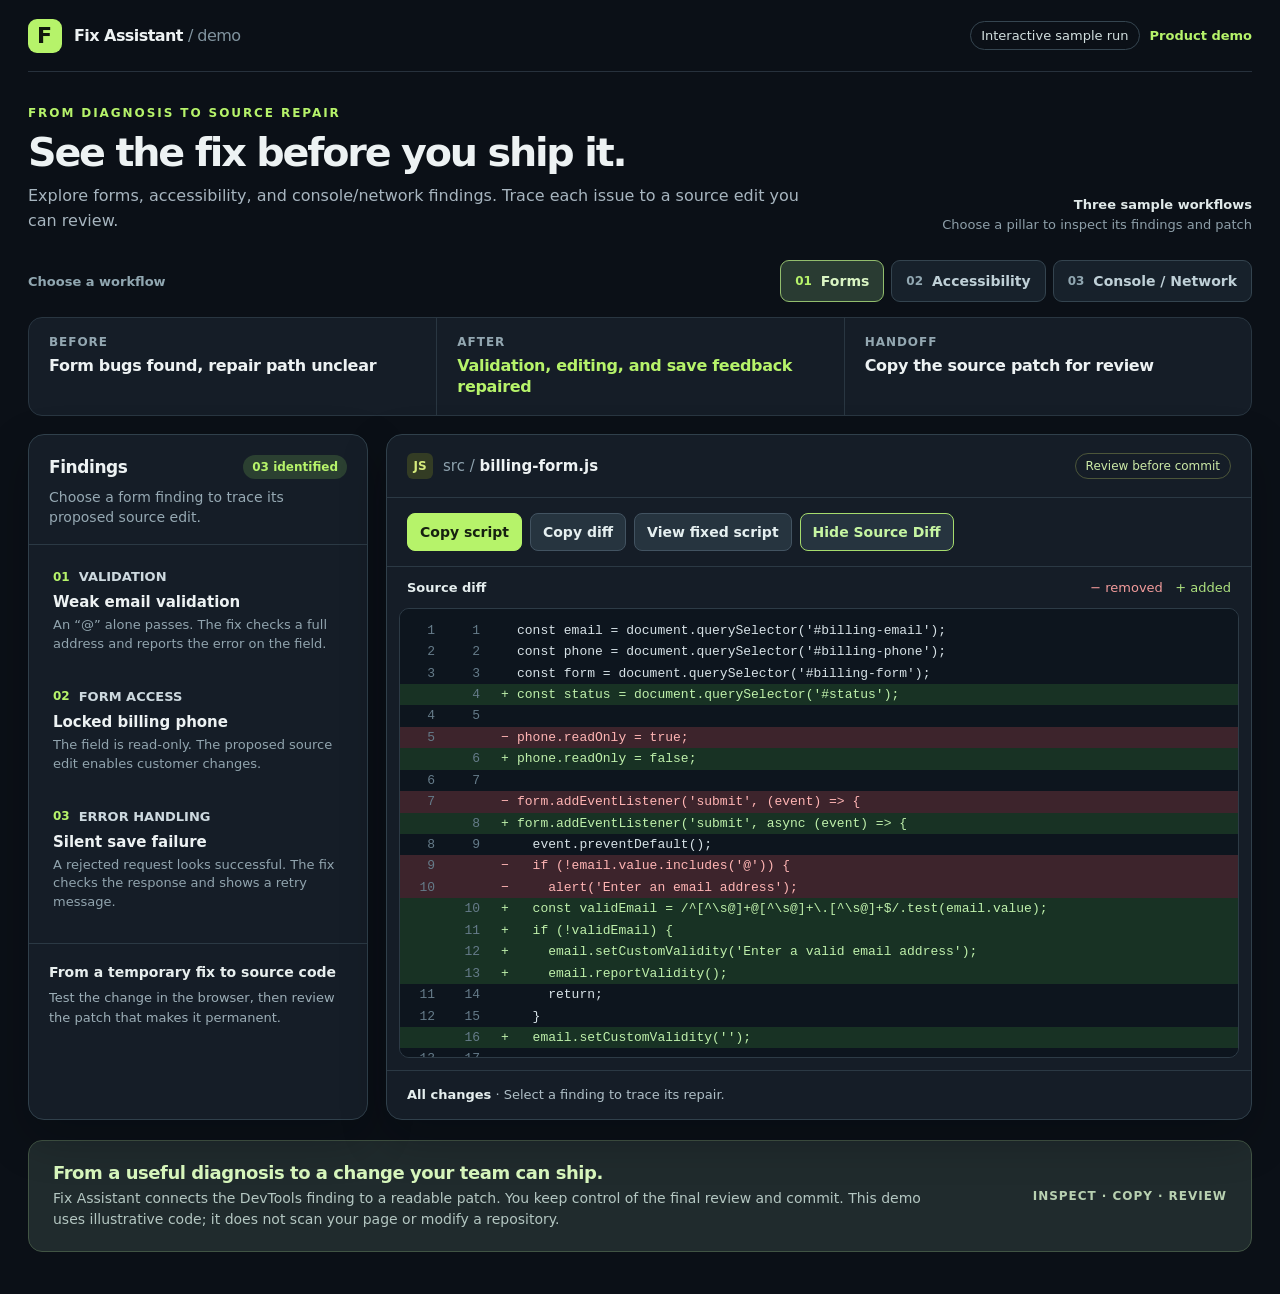
<file: static/devtools-fixer/demo/index.html>
<!doctype html>
<html lang="en">
<head>
  <meta charset="utf-8">
  <meta name="viewport" content="width=device-width, initial-scale=1">
  <meta name="color-scheme" content="dark">
  <meta name="description" content="Explore Fix Assistant's form, accessibility, and console/network repair workflows with interactive source diffs.">
  <title>Fix Assistant — Interactive Demo</title>
  <link rel="icon" type="image/svg+xml" href="data:image/svg+xml,%3Csvg xmlns='http://www.w3.org/2000/svg' viewBox='0 0 64 64'%3E%3Crect width='64' height='64' rx='14' fill='%23141922'/%3E%3Cpath d='M18 17h29v7H26v9h17v7H26v8h-8z' fill='%23b6f36a'/%3E%3C/svg%3E">
  <style>
    :root{font-family:Inter,ui-sans-serif,system-ui,-apple-system,BlinkMacSystemFont,"Segoe UI",sans-serif;color:#edf2f3;background:#0b1017;font-synthesis:none}
    *{box-sizing:border-box}html{scroll-behavior:smooth}body{margin:0;min-width:320px}
    button{font:inherit;cursor:pointer}button:focus-visible{outline:2px solid #b6f36a;outline-offset:3px}
    .shell{max-width:1540px;margin:auto;padding:0 28px 42px}
    .topbar{height:72px;display:flex;align-items:center;justify-content:space-between;border-bottom:1px solid #27313c;gap:18px}
    .brand{display:flex;align-items:center;gap:12px;font-size:16px;font-weight:750;letter-spacing:-.035em;white-space:nowrap}
    .brand-mark{display:grid;place-items:center;width:34px;height:34px;border-radius:9px;background:#b6f36a;color:#10170d;font-weight:900;font-size:22px;letter-spacing:-.1em;padding-right:3px}
    .top-right{display:flex;align-items:center;gap:10px;color:#a9b6bd;font-size:13px}
    .sample-pill{border:1px solid #354550;border-radius:99px;padding:6px 10px;color:#d2dfdf}
    .privacy{color:#b6f36a;font-weight:650}
    .intro{display:flex;justify-content:space-between;align-items:end;gap:24px;padding:34px 0 26px}
    .eyebrow{color:#b6f36a;text-transform:uppercase;letter-spacing:.16em;font-size:12px;font-weight:800;margin:0 0 10px}
    h1{font-size:clamp(27px,3.1vw,43px);line-height:1.12;letter-spacing:-.055em;margin:0 0 10px;max-width:780px}
    .intro p:last-child{color:#a7b5bf;margin:0;line-height:1.55;font-size:16px;max-width:780px}
    .case-note{color:#8e9fa9;text-align:right;font-size:13px;line-height:1.5;min-width:190px}
    .case-note strong{display:block;color:#e0e9e9;font-weight:650}
    .scenario-bar{display:flex;align-items:center;justify-content:space-between;gap:18px;margin-bottom:15px}
    .scenario-label{color:#91a7b1;font-size:13px;font-weight:700;white-space:nowrap}
    .scenario-tabs{display:flex;flex-wrap:wrap;gap:7px}
    .scenario-tab{display:flex;align-items:center;gap:9px;border:1px solid #34444f;background:#17212b;color:#bfd0d7;border-radius:9px;padding:10px 14px;min-height:42px;font-size:14px;font-weight:700;transition:background .15s,border-color .15s}
    .scenario-tab:hover{background:#263641}.scenario-tab[aria-selected="true"]{background:#293b32;color:#d9f4c3;border-color:#92bd6d}
    .tab-number{font-size:12px;color:#91a7b1}.scenario-tab[aria-selected="true"] .tab-number{color:#b6f36a}
    .value-strip{display:grid;grid-template-columns:repeat(3,1fr);border:1px solid #293641;border-radius:14px;overflow:hidden;background:#151d27;margin-bottom:18px}
    .value{padding:17px 20px;min-height:83px}.value+.value{border-left:1px solid #293641}
    .value small{display:block;color:#93a7b1;font-size:12px;letter-spacing:.08em;text-transform:uppercase;font-weight:750;margin-bottom:7px}
    .value strong{display:block;font-size:16px;line-height:1.3;letter-spacing:-.02em}.value:nth-child(2) strong{color:#b6f36a}
    .workspace{display:grid;grid-template-columns:minmax(280px,340px) minmax(0,1fr);gap:18px;align-items:stretch}
    .diagnosis,.editor{background:#151d27;border:1px solid #30404b;border-radius:16px;min-width:0;overflow:hidden;box-shadow:0 18px 45px #05090d44}
    .panel-head{padding:20px 20px 17px;border-bottom:1px solid #2b3944}
    .panel-head-top{display:flex;justify-content:space-between;align-items:center;gap:12px}
    h2{font-size:17px;letter-spacing:-.025em;margin:0}.count{font-size:12px;color:#b6f36a;background:#2b4031;border-radius:99px;padding:5px 9px;font-weight:700}
    .panel-head p{color:#96a9b3;font-size:14px;line-height:1.45;margin:8px 0 0}
    .issue-list{padding:10px;display:grid;gap:7px}
    .issue{width:100%;text-align:left;border:1px solid transparent;border-radius:10px;background:transparent;color:inherit;padding:13px;transition:background .15s,border-color .15s}
    .issue:hover{background:#202d38}.issue.active{background:#202d38;border-color:#6d8a59}
    .issue-top{display:flex;align-items:center;gap:9px;color:#cdd9df;font-size:13px;font-weight:700}
    .issue-index{color:#b6f36a;font-size:12px;font-variant-numeric:tabular-nums}.issue-title{display:block;font-size:15px;font-weight:700;margin:9px 0 5px}
    .issue-desc{display:block;color:#91a4ae;line-height:1.45;font-size:13px}.issue.active .issue-desc{color:#b5c5ca}
    .diagnosis-foot{border-top:1px solid #2b3944;margin-top:7px;padding:18px 20px;color:#9caeb7;font-size:13px;line-height:1.5}
    .diagnosis-foot strong{display:block;color:#e7eeee;font-size:14px;margin-bottom:5px}
    .editor{display:flex;flex-direction:column}
    .editor-top{display:flex;justify-content:space-between;align-items:center;gap:14px;padding:18px 20px;border-bottom:1px solid #2b3944}
    .file-title{display:flex;align-items:center;gap:10px;font-size:15px;font-weight:700;min-width:0}
    .file-icon{display:grid;place-items:center;width:26px;height:26px;border-radius:6px;background:#333c24;color:#d6ec7c;font-size:12px;font-weight:850;flex:none}
    .file-title span:last-child{overflow:hidden;text-overflow:ellipsis;white-space:nowrap}.path{color:#8da1ad;font-weight:500}.review-badge{border:1px solid #4c563a;color:#cceaa7;border-radius:99px;padding:5px 10px;font-size:12px;white-space:nowrap}
    .toolbar{display:flex;flex-wrap:wrap;gap:8px;padding:15px 20px;border-bottom:1px solid #2b3944}
    .action{border:1px solid #425361;color:#e5eff0;background:#26343f;border-radius:8px;padding:9px 12px;font-size:14px;font-weight:650;min-height:38px;transition:background .15s,transform .15s}
    .action:hover{background:#344653;transform:translateY(-1px)}.action.primary{background:#b6f36a;color:#172110;border-color:#b6f36a}.action.primary:hover{background:#cdfb91}
    .action[aria-pressed="true"]{border-color:#a6dc6d;color:#c6f5a2}.action.primary[aria-pressed="true"]{color:#172110}
    .code-meta{display:flex;justify-content:space-between;gap:12px;align-items:center;padding:13px 20px;color:#aebdc5;font-size:13px}
    .code-meta strong{color:#e5eeee;font-weight:700}.legend{white-space:nowrap}.legend .del{color:#f29b9b}.legend .add{color:#aee27f}
    .code-scroll{margin:0 12px 12px;border:1px solid #2d3b46;border-radius:10px;background:#0d151e;overflow:auto;min-height:356px;max-height:450px;scrollbar-color:#435464 #0d151e}
    .code-lines{min-width:max-content;padding:11px 0;font:13px/1.65 ui-monospace,SFMono-Regular,Consolas,"Liberation Mono",monospace;tab-size:2}
    .code-row{display:grid;grid-template-columns:45px 45px 24px minmax(max-content,1fr);padding:0 16px 0 0;border-left:3px solid transparent;white-space:pre}
    .code-row .num{color:#657b89;text-align:right;padding-right:13px;user-select:none}.code-row .sign{text-align:center;user-select:none;color:#738a99}
    .code-row code{font:inherit;padding-right:18px;color:#d7e2e7}
    .code-row.added{background:#183224;color:#bff0ab}.code-row.added .sign,.code-row.added code{color:#bff0ab}
    .code-row.removed{background:#3d242c}.code-row.removed .sign,.code-row.removed code{color:#ffb5b4}
    .code-row.focused{border-left-color:#b6f36a;box-shadow:inset 0 0 0 1px #b6f36a26}.code-row.dimmed{opacity:.36}
    .editor-foot{border-top:1px solid #2b3944;padding:15px 20px;display:flex;align-items:center;justify-content:space-between;gap:12px;color:#aebec6;font-size:13px;line-height:1.45}
    .editor-foot strong{color:#e5eeee}.reset{border:0;background:transparent;color:#b6f36a;padding:5px 0;font-weight:700;font-size:13px;white-space:nowrap}.reset:hover{text-decoration:underline}
    .positioning{display:flex;justify-content:space-between;gap:24px;align-items:center;margin-top:20px;padding:21px 24px;border-radius:14px;background:#202b2d;border:1px solid #415444}
    .positioning h2{font-size:18px;color:#d6f5bb;margin-bottom:5px}.positioning p{margin:0;color:#b4c7c2;line-height:1.5;font-size:14px;max-width:900px}
    .positioning .tag{color:#b8d1b1;white-space:nowrap;font-size:12px;font-weight:800;text-transform:uppercase;letter-spacing:.08em}
    .toast{position:fixed;bottom:22px;right:22px;z-index:5;padding:11px 15px;border:1px solid #82af55;background:#263a26;color:#e6f9d5;border-radius:9px;box-shadow:0 12px 35px #0007;max-width:min(360px,calc(100vw - 44px));font-size:14px}
    .toast[hidden]{display:none}
    @media(max-width:900px){.shell{padding:0 18px 28px}.workspace{grid-template-columns:1fr}.issue-list{grid-template-columns:repeat(3,minmax(0,1fr))}.diagnosis-foot{margin:0}.case-note{display:none}.code-scroll{max-height:500px}}
    @media(max-width:650px){.topbar{height:64px}.top-right .sample-pill{display:none}.intro{padding:27px 0 22px}.scenario-bar{align-items:stretch;flex-direction:column;gap:9px}.scenario-tabs{display:grid;grid-template-columns:repeat(3,minmax(0,1fr))}.scenario-tab{justify-content:center;text-align:center;padding:9px 6px;line-height:1.2}.tab-number{display:none}.value-strip{grid-template-columns:1fr}.value{min-height:auto;padding:12px 16px}.value+.value{border-left:0;border-top:1px solid #293641}.value small{margin-bottom:3px}.issue-list{grid-template-columns:1fr}.issue{padding:10px 12px}.panel-head,.editor-top{padding:16px}.toolbar{padding:12px 16px}.action{flex:1 1 calc(50% - 8px)}.code-meta{padding:12px 16px}.legend{display:none}.editor-foot{padding:13px 16px}.positioning{align-items:start;flex-direction:column}.code-scroll{margin:0 8px 9px}}
    @media(prefers-reduced-motion:reduce){html{scroll-behavior:auto}.issue,.action,.scenario-tab{transition:none}}
  </style>
</head>
<body>
  <div class="shell">
    <header class="topbar">
      <div class="brand"><span class="brand-mark" aria-hidden="true">F</span><span>Fix Assistant <span style="color:#80939e;font-weight:500">/ demo</span></span></div>
      <div class="top-right"><span class="sample-pill">Interactive sample run</span><span class="privacy">Product demo</span></div>
    </header>
    <main>
      <section class="intro" aria-labelledby="page-title">
        <div><p class="eyebrow">From diagnosis to source repair</p><h1 id="page-title">See the fix before you ship it.</h1><p>Explore forms, accessibility, and console/network findings. Trace each issue to a source edit you can review.</p></div>
        <div class="case-note"><strong>Three sample workflows</strong>Choose a pillar to inspect its findings and patch</div>
      </section>
      <div class="scenario-bar"><span class="scenario-label">Choose a workflow</span><div class="scenario-tabs" role="tablist" aria-label="Diagnostic workflow">
        <button class="scenario-tab" type="button" role="tab" id="tab-forms" aria-controls="demo-panel" aria-selected="true" tabindex="0" data-scenario="forms"><span class="tab-number">01</span>Forms</button>
        <button class="scenario-tab" type="button" role="tab" id="tab-accessibility" aria-controls="demo-panel" aria-selected="false" tabindex="-1" data-scenario="accessibility"><span class="tab-number">02</span>Accessibility</button>
        <button class="scenario-tab" type="button" role="tab" id="tab-reliability" aria-controls="demo-panel" aria-selected="false" tabindex="-1" data-scenario="reliability"><span class="tab-number">03</span>Console / Network</button>
      </div></div>
      <div id="demo-panel" role="tabpanel" aria-labelledby="tab-forms">
      <section class="value-strip" aria-label="Before and after value">
        <div class="value"><small>Before</small><strong id="before-value">Form bugs found, repair path unclear</strong></div>
        <div class="value"><small>After</small><strong id="after-value">Concrete changes you can inspect</strong></div>
        <div class="value"><small>Handoff</small><strong id="handoff-value">Copy script or Git diff for review</strong></div>
      </section>
      <div class="workspace">
        <aside class="diagnosis" aria-labelledby="findings-title">
          <div class="panel-head"><div class="panel-head-top"><h2 id="findings-title">Findings</h2><span class="count" id="finding-count">03 identified</span></div><p id="finding-intro">Choose a finding to trace its proposed source edit.</p></div>
          <div class="issue-list" id="issues"></div>
          <div class="diagnosis-foot"><strong id="workflow-title">What changes in the workflow</strong><span id="workflow-detail">A browser repair can prove an idea. The source patch makes it reviewable, repeatable, and ready to commit.</span></div>
        </aside>
        <section class="editor" aria-labelledby="patch-title">
          <div class="editor-top"><div class="file-title" id="patch-title"><span class="file-icon" id="file-type" aria-hidden="true">JS</span><span><span class="path">src / </span><span id="file-name">billing-form.js</span></span></div><span class="review-badge">Review before commit</span></div>
          <div class="toolbar" role="group" aria-label="Script comparison controls">
            <button class="action primary" id="copy-script" type="button">Copy script</button>
            <button class="action" id="copy-diff" type="button">Copy diff</button>
            <button class="action" id="view-fixed" type="button" aria-pressed="false">View fixed script</button>
            <button class="action" id="toggle-diff" type="button" aria-pressed="true">Hide Source Diff</button>
          </div>
          <div class="code-meta"><strong id="view-label">Source diff</strong><span class="legend"><span class="del">− removed</span> &nbsp; <span class="add">+ added</span></span></div>
          <div class="code-scroll" id="code-scroll" tabindex="0" role="region" aria-label="Code comparison"><div class="code-lines" id="code-lines"></div></div>
          <div class="editor-foot"><span id="focus-summary"><strong>All changes</strong> · Select a finding to trace its repair.</span><button class="reset" id="show-all" type="button" hidden>Show all changes</button></div>
        </section>
      </div>
      </div>
      <section class="positioning" aria-label="Product positioning"><div><h2>From a useful diagnosis to a change your team can ship.</h2><p>Fix Assistant connects the DevTools finding to a readable patch. You keep control of the final review and commit. This demo uses illustrative code; it does not scan your page or modify a repository.</p></div><span class="tag">Inspect · Copy · Review</span></section>
    </main>
  </div>
  <div class="toast" id="toast" role="status" aria-live="polite" hidden></div>
  <script>
    const scenarios = {
      forms: {
        label:'Forms',file:'billing-form.js',type:'JS',
        before:'Form bugs found, repair path unclear',after:'Validation, editing, and save feedback repaired',handoff:'Copy the source patch for review',
        intro:'Choose a form finding to trace its proposed source edit.',
        workflowTitle:'From a temporary fix to source code',
        workflowDetail:'Test the change in the browser, then review the patch that makes it permanent.',
        original:`const email = document.querySelector('#billing-email');
const phone = document.querySelector('#billing-phone');
const form = document.querySelector('#billing-form');

phone.readOnly = true;

form.addEventListener('submit', (event) => {
  event.preventDefault();
  if (!email.value.includes('@')) {
    alert('Enter an email address');
    return;
  }

  fetch('/api/billing', {
    method: 'POST',
    body: new FormData(form)
  }).then(() => {
    document.querySelector('#status').textContent = 'Saved';
  });
});`,
        fixed:`const email = document.querySelector('#billing-email');
const phone = document.querySelector('#billing-phone');
const form = document.querySelector('#billing-form');
const status = document.querySelector('#status');

phone.readOnly = false;

form.addEventListener('submit', async (event) => {
  event.preventDefault();
  const validEmail = /^[^\\s@]+@[^\\s@]+\\.[^\\s@]+$/.test(email.value);
  if (!validEmail) {
    email.setCustomValidity('Enter a valid email address');
    email.reportValidity();
    return;
  }
  email.setCustomValidity('');

  try {
    const response = await fetch('/api/billing', {
      method: 'POST',
      body: new FormData(form)
    });
    if (!response.ok) throw new Error('Save failed');
    status.textContent = 'Saved';
  } catch {
    status.textContent = 'Could not save. Try again.';
  }
});`,
        findings:[
          {title:'Weak email validation',category:'VALIDATION',detail:'An “@” alone passes. The fix checks a full address and reports the error on the field.',match:/validEmail|setCustomValidity|reportValidity|includes\('\@'\)|alert\(/},
          {title:'Locked billing phone',category:'FORM ACCESS',detail:'The field is read-only. The proposed source edit enables customer changes.',match:/phone\.readOnly/},
          {title:'Silent save failure',category:'ERROR HANDLING',detail:'A rejected request looks successful. The fix checks the response and shows a retry message.',match:/fetch\(|\.then\(|response\.ok|status\.textContent|catch|try \{|Save failed|new FormData|method:/}
        ]
      },
      accessibility: {
        label:'Accessibility',file:'profile-card.jsx',type:'JSX',
        before:'An icon button and image have no accessible names',after:'Clear button name and intentional image alternative',handoff:'Copy the component patch for review',
        intro:'Choose an accessibility finding to inspect the component fix.',
        workflowTitle:'Make the repair understandable',
        workflowDetail:'The patch names the action and marks a redundant avatar as decorative.',
        original:`import { PencilIcon } from './icons';

export function ProfileCard({ user, onEdit }) {
  return (
    <article className="profile-card">
      <img src={user.avatarUrl} />
      <h2>{user.name}</h2>
      <button onClick={onEdit}>
        <PencilIcon aria-hidden="true" />
      </button>
    </article>
  );
}`,
        fixed:`import { PencilIcon } from './icons';

export function ProfileCard({ user, onEdit }) {
  return (
    <article className="profile-card">
      <img src={user.avatarUrl} alt="" />
      <h2>{user.name}</h2>
      <button type="button" aria-label={\`Edit \${user.name}'s profile\`} onClick={onEdit}>
        <PencilIcon aria-hidden="true" />
      </button>
    </article>
  );
}`,
        findings:[
          {title:'Icon button has no name',category:'ACCESSIBLE NAME',detail:'A screen reader announces only “button.” The patch names the edit action and its target.',match:/<button|aria-label/},
          {title:'Avatar missing alt',category:'IMAGE ALT',detail:'The nearby heading already names the person. An empty alt marks this avatar as decorative.',match:/<img|alt=""/}
        ]
      },
      reliability: {
        label:'Console / Network',file:'account-api.js',type:'JS',
        before:'A 401 response can become a cryptic page error',after:'Status checks and a visible recovery message',handoff:'Copy the error-handling patch for review',
        intro:'Choose a console or network finding to inspect the recovery path.',
        workflowTitle:'Turn error evidence into a recovery path',
        workflowDetail:'The source checks the HTTP response, guards missing data, and tells the user what happened.',
        original:`export async function loadAccount(id, status) {
  const response = await fetch(\`/api/accounts/\${id}\`);
  const account = await response.json();
  status.textContent = account.profile.name;
  return account;
}`,
        fixed:`export async function loadAccount(id, status) {
  try {
    const response = await fetch(\`/api/accounts/\${encodeURIComponent(id)}\`);
    if (response.status === 401) {
      status.textContent = 'Session expired. Sign in again.';
      return null;
    }
    if (!response.ok) throw new Error(\`Request failed: \${response.status}\`);
    const account = await response.json();
    if (!account?.profile?.name) throw new Error('Missing account profile');
    status.textContent = account.profile.name;
    return account;
  } catch (error) {
    status.textContent = 'Could not load account. Retry.';
    console.error('Account request failed', error);
    return null;
  }
}`,
        findings:[
          {title:'GET /api/accounts returns 401',category:'NETWORK · 401',detail:'The old code parses an unauthorized response as account data. The fix identifies an expired session.',match:/response\.status|response\.ok|Sign in again|fetch\(/},
          {title:'Profile access can throw',category:'CONSOLE · TYPEERROR',detail:'Missing response data causes a property error. The fix guards it and shows a retry state.',match:/account\.profile\.name|account\?\.profile\?\.name|catch|console\.error|Could not load|Missing account profile/}
        ]
      }
    };
    const state = {scenario:'forms',mode:'diff',active:-1};
    const current = () => scenarios[state.scenario];
    const $ = (id) => document.getElementById(id);
    const escapeHtml = (value) => value.replace(/[&<>"']/g, char => ({'&':'&amp;','<':'&lt;','>':'&gt;','"':'&quot;',"'":'&#39;'}[char]));

    function compareLines(before, after) {
      const a = before.split('\n'), b = after.split('\n');
      const table = Array.from({length:a.length+1}, () => Array(b.length+1).fill(0));
      for (let i=a.length-1;i>=0;i--) for (let j=b.length-1;j>=0;j--)
        table[i][j] = a[i] === b[j] ? table[i+1][j+1]+1 : Math.max(table[i+1][j],table[i][j+1]);
      const rows=[]; let i=0,j=0,oldLine=1,newLine=1;
      while (i<a.length || j<b.length) {
        if (i<a.length && j<b.length && a[i]===b[j]) {rows.push({kind:'same',text:a[i],old:oldLine++,next:newLine++});i++;j++;}
        else if (i<a.length && (j===b.length || table[i+1][j]>=table[i][j+1])) {rows.push({kind:'removed',text:a[i++],old:oldLine++,next:null});}
        else {rows.push({kind:'added',text:b[j++],old:null,next:newLine++});}
      }
      return rows;
    }
    Object.values(scenarios).forEach(scenario => {scenario.diffRows=compareLines(scenario.original,scenario.fixed);});
    function patchFor(scenario) {
      return `--- a/src/${scenario.file}\n+++ b/src/${scenario.file}\n@@ -1,${scenario.original.split('\n').length} +1,${scenario.fixed.split('\n').length} @@\n` + scenario.diffRows.map(row => (row.kind==='added'?'+':row.kind==='removed'?'-':' ')+row.text).join('\n') + '\n';
    }

    function renderIssues() {
      $('issues').innerHTML = current().findings.map((item,index) => `<button class="issue${state.active===index?' active':''}" type="button" data-index="${index}" aria-pressed="${state.active===index}" aria-label="Show source change for ${item.title}"><span class="issue-top"><span class="issue-index">0${index+1}</span>${item.category}</span><span class="issue-title">${item.title}</span><span class="issue-desc">${item.detail}</span></button>`).join('');
      $('issues').querySelectorAll('button').forEach(button => button.addEventListener('click', () => {state.active=Number(button.dataset.index);state.mode='diff';render();const target=$('code-lines').querySelector('.focused');if(target) target.scrollIntoView({block:'center',behavior:'smooth'});}));
    }
    function renderCode() {
      const scenario=current();
      const rows=state.mode==='diff'?scenario.diffRows:(state.mode==='fixed'?scenario.fixed:scenario.original).split('\n').map((text,index)=>({kind:'same',text,old:state.mode==='source'?index+1:null,next:state.mode==='fixed'?index+1:null}));
      $('code-lines').innerHTML = rows.map(row => {
        const relevant=state.active>=0 && scenario.findings[state.active].match.test(row.text) && (state.mode!=='diff'||row.kind!=='same');
        const dimmed=state.active>=0 && row.kind!=='same' && !relevant;
        return `<div class="code-row ${state.mode==='diff'?row.kind:''}${relevant?' focused':''}${dimmed?' dimmed':''}"><span class="num">${row.old??''}</span><span class="num">${row.next??''}</span><span class="sign">${state.mode==='diff'?(row.kind==='added'?'+':row.kind==='removed'?'−':' '):' '}</span><code>${escapeHtml(row.text)||' '}</code></div>`;
      }).join('');
      $('code-scroll').setAttribute('aria-label',`${scenario.file}: ${state.mode==='diff'?'source diff':state.mode==='fixed'?'fixed script':'original source script'}`);
    }
    function render() {
      const scenario=current();
      document.querySelectorAll('.scenario-tab').forEach(tab => {const selected=tab.dataset.scenario===state.scenario;tab.setAttribute('aria-selected',String(selected));tab.tabIndex=selected?0:-1;});
      $('demo-panel').setAttribute('aria-labelledby',`tab-${state.scenario}`);
      $('before-value').textContent=scenario.before;$('after-value').textContent=scenario.after;$('handoff-value').textContent=scenario.handoff;
      $('finding-count').textContent=`${String(scenario.findings.length).padStart(2,'0')} identified`;
      $('finding-intro').textContent=scenario.intro;$('workflow-title').textContent=scenario.workflowTitle;$('workflow-detail').textContent=scenario.workflowDetail;
      $('file-type').textContent=scenario.type;$('file-name').textContent=scenario.file;
      renderIssues();renderCode();
      $('view-label').textContent=state.mode==='diff'?'Source diff':state.mode==='fixed'?'Fixed script':'Original source';
      $('toggle-diff').textContent=state.mode==='diff'?'Hide Source Diff':'View Source Diff';
      $('toggle-diff').setAttribute('aria-pressed',String(state.mode==='diff'));
      $('view-fixed').setAttribute('aria-pressed',String(state.mode==='fixed'));
      $('copy-script').setAttribute('aria-label',`Copy fixed script for ${scenario.file}`);
      $('copy-diff').setAttribute('aria-label',`Copy source diff for ${scenario.file}`);
      $('view-fixed').setAttribute('aria-label',`View fixed script for ${scenario.file}`);
      $('toggle-diff').setAttribute('aria-label',`${state.mode==='diff'?'Hide':'View'} source diff for ${scenario.file}`);
      $('focus-summary').innerHTML=state.active<0?'<strong>All changes</strong> · Select a finding to trace its repair.':`<strong>Finding 0${state.active+1}</strong> · ${scenario.findings[state.active].title} highlighted in the patch.`;
      $('show-all').hidden=state.active<0;
    }
    let toastTimer;
    function notice(message) {const box=$('toast');box.textContent=message;box.hidden=false;clearTimeout(toastTimer);toastTimer=setTimeout(()=>box.hidden=true,3000);}
    async function copyText(value,label) {
      try {
        if (navigator.clipboard && window.isSecureContext) await navigator.clipboard.writeText(value);
        else {const field=document.createElement('textarea');field.value=value;field.style.position='fixed';field.style.opacity='0';document.body.appendChild(field);field.select();if(!document.execCommand('copy')) throw new Error('Copy unavailable');field.remove();}
        notice(`${label} copied to clipboard`);
      } catch {notice(`Could not copy ${label.toLowerCase()}. Select the code and copy it manually.`);}
    }
    $('copy-script').addEventListener('click',()=>copyText(current().fixed+'\n','Fixed script'));
    $('copy-diff').addEventListener('click',()=>copyText(patchFor(current()),'Source diff'));
    $('view-fixed').addEventListener('click',()=>{state.mode='fixed';render();$('code-scroll').scrollTop=0;});
    $('toggle-diff').addEventListener('click',()=>{state.mode=state.mode==='diff'?'source':'diff';render();$('code-scroll').scrollTop=0;});
    $('show-all').addEventListener('click',()=>{state.active=-1;render();$('code-scroll').scrollTop=0;});
    function selectScenario(id,focusTab=false) {
      state.scenario=id;state.active=-1;state.mode='diff';render();$('code-scroll').scrollTop=0;
      if(focusTab) $('tab-'+id).focus();
    }
    const tabIds=['forms','accessibility','reliability'];
    document.querySelectorAll('.scenario-tab').forEach(tab => {
      tab.addEventListener('click',()=>selectScenario(tab.dataset.scenario));
      tab.addEventListener('keydown',event => {
        let index=tabIds.indexOf(state.scenario);
        if(event.key==='ArrowRight') index=(index+1)%tabIds.length;
        else if(event.key==='ArrowLeft') index=(index+tabIds.length-1)%tabIds.length;
        else if(event.key==='Home') index=0;
        else if(event.key==='End') index=tabIds.length-1;
        else return;
        event.preventDefault();selectScenario(tabIds[index],true);
      });
    });
    render();
  </script>
</body>
</html>
</file>
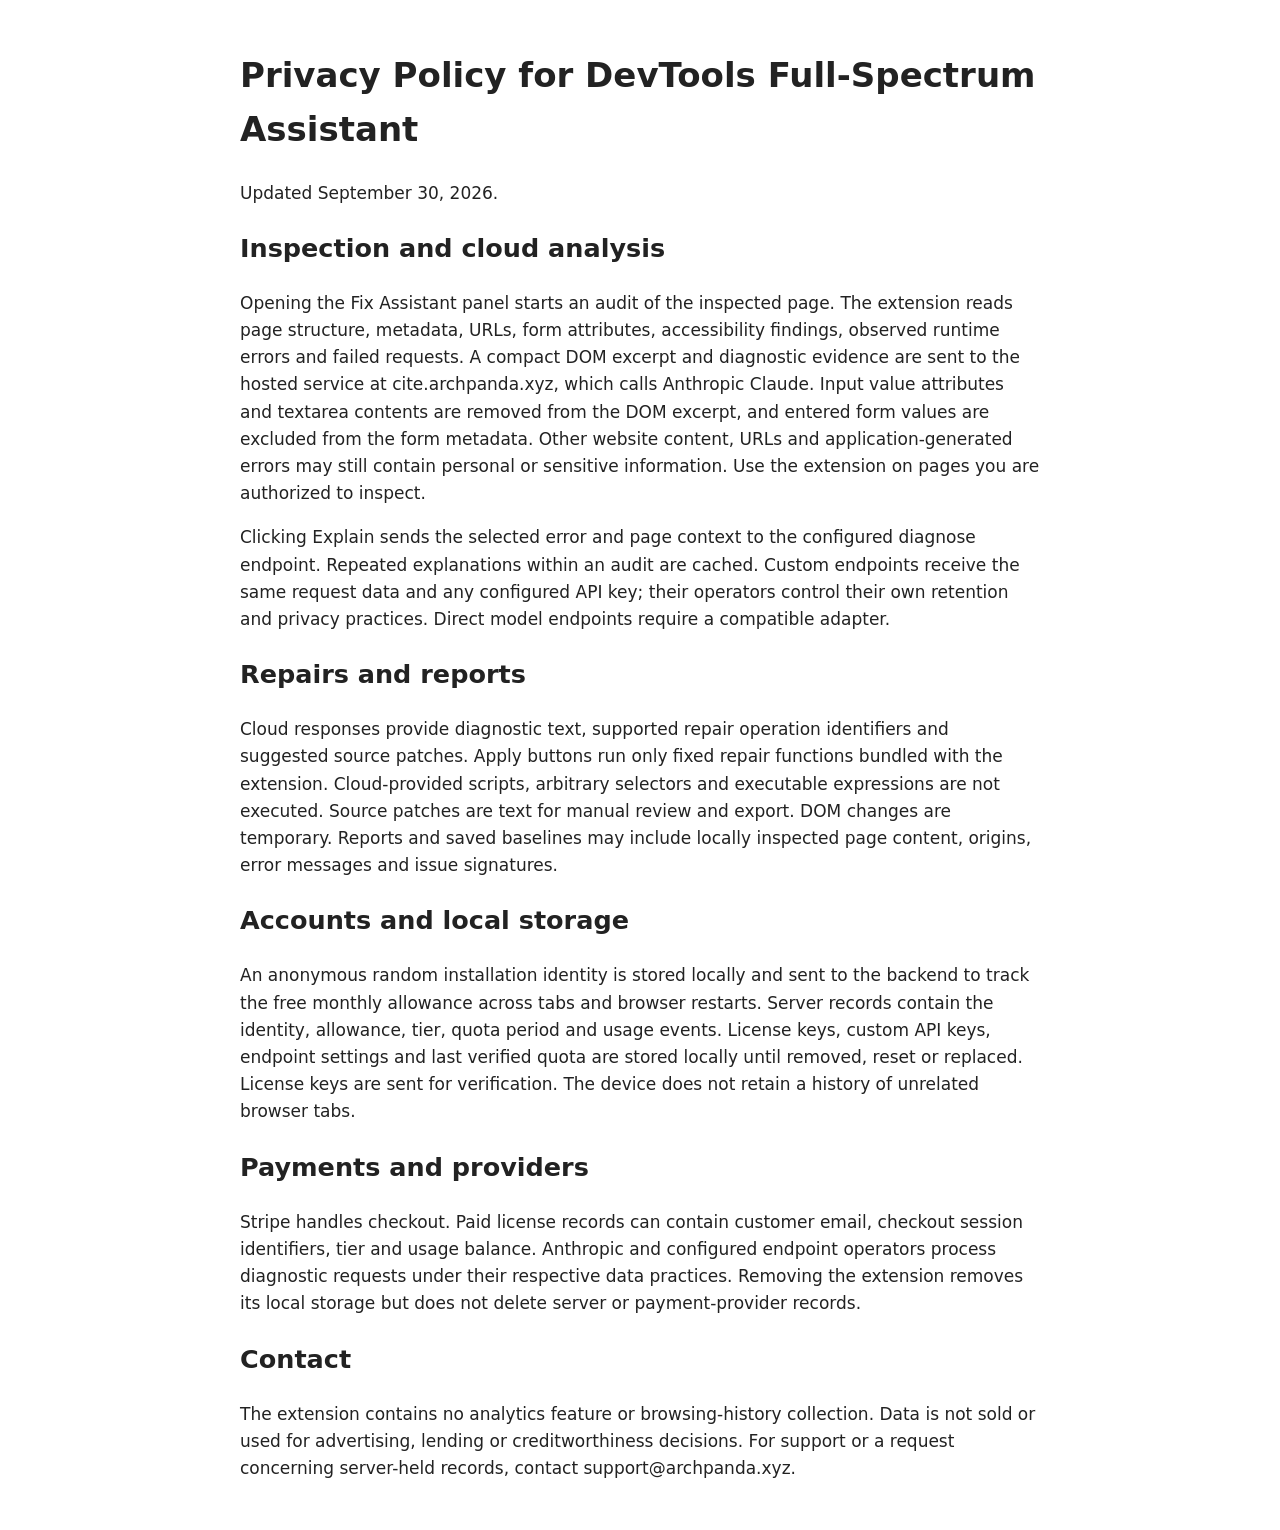
<file: static/devtools-fixer/privacy/index.html>
<!doctype html><html lang="en"><meta charset="utf-8"><meta name="viewport" content="width=device-width,initial-scale=1"><title>DevTools Assistant Privacy</title><style>body{max-width:800px;margin:48px auto;padding:0 24px;font:17px/1.6 system-ui;color:#222}</style>
<h1>Privacy Policy for DevTools Full-Spectrum Assistant</h1><p>Updated September 30, 2026.</p>
<h2>Inspection and cloud analysis</h2><p>Opening the Fix Assistant panel starts an audit of the inspected page. The extension reads page structure, metadata, URLs, form attributes, accessibility findings, observed runtime errors and failed requests. A compact DOM excerpt and diagnostic evidence are sent to the hosted service at cite.archpanda.xyz, which calls Anthropic Claude. Input value attributes and textarea contents are removed from the DOM excerpt, and entered form values are excluded from the form metadata. Other website content, URLs and application-generated errors may still contain personal or sensitive information. Use the extension on pages you are authorized to inspect.</p>
<p>Clicking Explain sends the selected error and page context to the configured diagnose endpoint. Repeated explanations within an audit are cached. Custom endpoints receive the same request data and any configured API key; their operators control their own retention and privacy practices. Direct model endpoints require a compatible adapter.</p>
<h2>Repairs and reports</h2><p>Cloud responses provide diagnostic text, supported repair operation identifiers and suggested source patches. Apply buttons run only fixed repair functions bundled with the extension. Cloud-provided scripts, arbitrary selectors and executable expressions are not executed. Source patches are text for manual review and export. DOM changes are temporary. Reports and saved baselines may include locally inspected page content, origins, error messages and issue signatures.</p>
<h2>Accounts and local storage</h2><p>An anonymous random installation identity is stored locally and sent to the backend to track the free monthly allowance across tabs and browser restarts. Server records contain the identity, allowance, tier, quota period and usage events. License keys, custom API keys, endpoint settings and last verified quota are stored locally until removed, reset or replaced. License keys are sent for verification. The device does not retain a history of unrelated browser tabs.</p>
<h2>Payments and providers</h2><p>Stripe handles checkout. Paid license records can contain customer email, checkout session identifiers, tier and usage balance. Anthropic and configured endpoint operators process diagnostic requests under their respective data practices. Removing the extension removes its local storage but does not delete server or payment-provider records.</p>
<h2>Contact</h2><p>The extension contains no analytics feature or browsing-history collection. Data is not sold or used for advertising, lending or creditworthiness decisions. For support or a request concerning server-held records, contact support@archpanda.xyz.</p></html>
</file>
